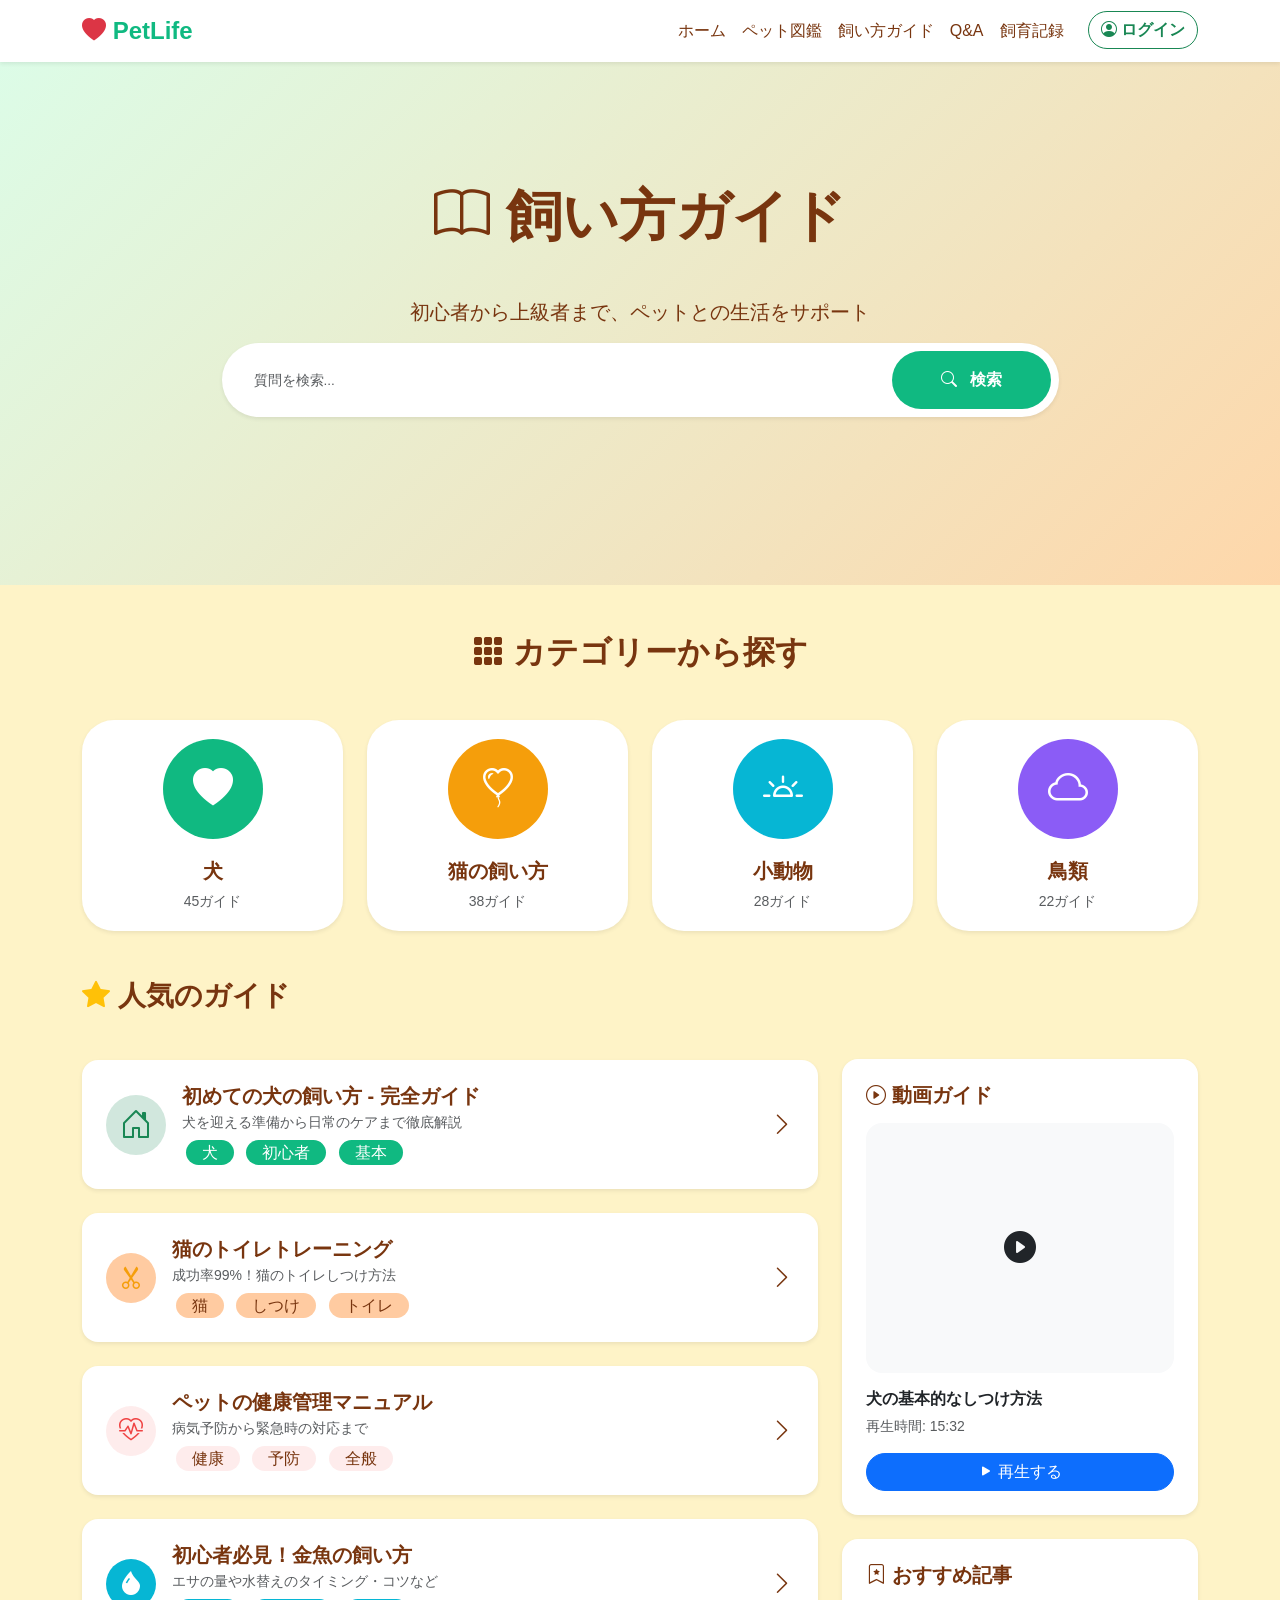
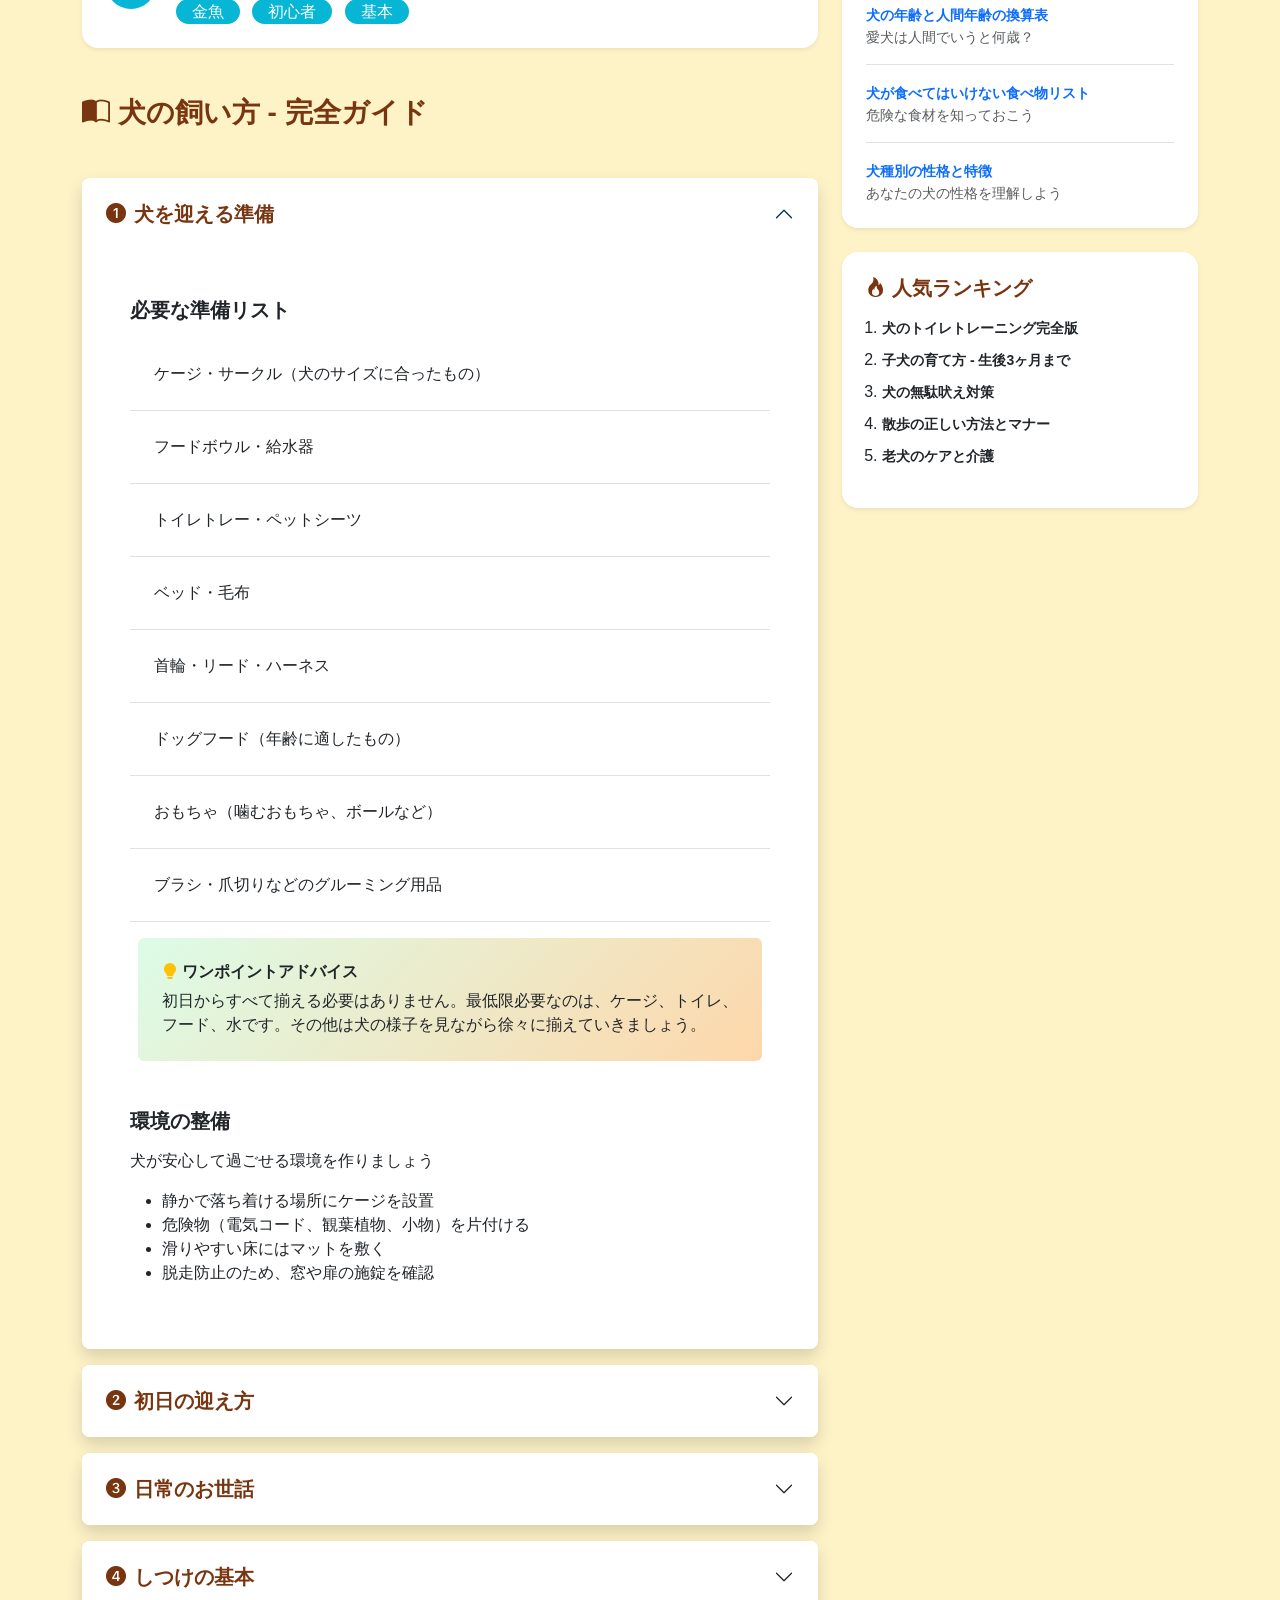
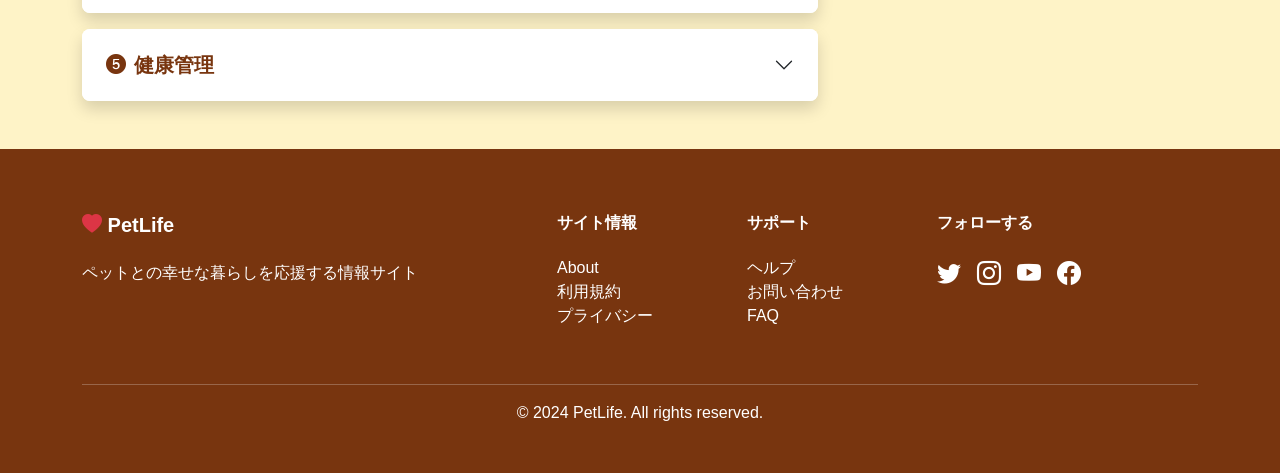
<file: pet-care-guide.html>
<!DOCTYPE html>
<html lang="ja">

<head>
    <meta charset="UTF-8">
    <meta name="viewport" content="width=device-width, initial-scale=1.0">
    <title>PetLife - 飼い方ガイド</title>

    <link rel="icon" href="img/nikukyu_kuro.png" type="image/png">

    <!-- Bootstrap CSS -->
    <link href="https://cdn.jsdelivr.net/npm/bootstrap@5.3.0/dist/css/bootstrap.min.css" rel="stylesheet"
        integrity="sha384-9ndCyUaIbzAi2FUVXJi0CjmCapSmO7SnpJef0486qhLnuZ2cdeRhO02iuK6FUUVM" crossorigin="anonymous">

    <!-- Bootstrap Icons -->
    <link rel="stylesheet" href="https://cdn.jsdelivr.net/npm/bootstrap-icons@1.11.0/font/bootstrap-icons.css">

    <!-- Custom css -->
    <link rel="stylesheet" href="style/style.css">
    <!-- guide css -->
    <link rel="stylesheet" href="style/guide.css">
</head>

<body>

    <!-- ナビゲーションバー -->
    <nav class="navbar navbar-expand-lg sticky-top bg-white shadow-sm">

        <div class="container">

            <!-- ブランドロゴ -->
            <a class="navbar-brand fw-bold fs-4" href="index.html">
                <i class="bi bi-heart-fill text-danger"></i> PetLife
            </a>

            <!-- ハンバーガーメニュー -->
            <button class="navbar-toggler" type="button" data-bs-toggle="collapse" data-bs-target="#navbarNav"
                aria-label="ナビゲーションメニューを開く">
                <span class="navbar-toggler-icon"></span>
            </button>

            <!-- ナビゲーションメニュー -->
            <div class="collapse navbar-collapse" id="navbarNav">
                <ul class="navbar-nav ms-auto">
                    <li class="nav-item">
                        <a class="nav-link active" href="index.html">ホーム</a>
                    </li>
                    <li class="nav-item">
                        <a class="nav-link fw-normal" href="pet-guide-list.html">ペット図鑑</a>
                    </li>
                    <li class="nav-item">
                        <a class="nav-link fw-normal" href="pet-care-guide.html">飼い方ガイド</a>
                    </li>
                    <li class="nav-item">
                        <a class="nav-link fw-normal" href="pet-guide-qa.html">Q&A</a>
                    </li>
                    <li class="nav-item">
                        <a class="nav-link fw-normal" href="pet-guide-record.html">飼育記録</a>
                    </li>
                    <!-- ログインボタン -->
                    <li class="nav-item">
                        <a href="pet-login.html" class="btn btn-outline-success ms-3 rounded-pill fw-bold">
                            <i class="bi bi-person-circle"></i> ログイン
                        </a>
                    </li>

                </ul>


            </div>
        </div>
    </nav>

    <!-- ページヘッダー -->
    <div class="page-header mb-5">
        <div class="container">
            <div class="text-center">
                <h1 class="display-4 fw-bold mb-5 brown-color">
                    <i class="bi bi-book"></i> 飼い方ガイド
                </h1>
                <p class="lead brown-color">
                    初心者から上級者まで、ペットとの生活をサポート
                </p>
            </div>

            <!-- 検索ボックス -->
            <div class="bg-white rounded-pill p-2 mb-5 w-75 mx-auto shadow-sm">
                <div class="d-flex align-items-center">
                    <input type="text" class="flex-grow-1 form-control border-0 shadow-none px-4"
                        placeholder="質問を検索...">
                    <button type="button"
                        class="btn text-white bg-success-soft rounded-pill px-2 px-md-5 py-2 py-md-3 fw-bold flex-shrink-0">
                        <i class="bi bi-search"></i>
                        <span class="d-none d-sm-inline ms-2">検索</span>
                    </button>
                </div>
            </div>
        </div>
    </div>

    <div class="container">

        <!-- カテゴリー選択 -->
        <section class="mb-5">

            <h2 class="text-center fw-bold mb-5 brown-color">
                <i class=" bi bi-grid-3x3-gap-fill"></i> カテゴリーから探す
            </h2>

            <div class="row g-4">

                <a href="#" class="col-6 col-md-3 d-block text-decoration-none">
                    <div class="pet-card text-center bg-white rounded-5 p-3 shadow-sm h-100 d-flex flex-column">
                        <div class="feature-icon bg-success-soft text-white">
                            <i class=" bi bi-heart-fill"></i>
                        </div>
                        <h5 class="fw-bold brown-color">犬</h5>
                        <p class="text-muted small mb-0">45ガイド</p>
                    </div>
                </a>

                <a href="#" class="col-6 col-md-3 d-block text-decoration-none">
                    <div class="pet-card text-center bg-white rounded-5 p-3 shadow-sm h-100 d-flex flex-column">
                        <div class="feature-icon bg-orange-soft text-white">
                            <i class="bi bi-balloon-heart"></i>
                        </div>
                        <h5 class="fw-bold mb-2 brown-color">猫の飼い方</h5>
                        <p class="text-muted small mb-0">38ガイド</p>
                    </div>
                </a>

                <a href="#" class="col-6 col-md-3 d-block text-decoration-none">
                    <div class="pet-card text-center bg-white rounded-5 p-3 shadow-sm h-100 d-flex flex-column">
                        <div class="feature-icon bg-teal-soft text-white">
                            <i class="bi bi-brightness-alt-high"></i>
                        </div>
                        <h5 class="fw-bold mb-2 brown-color">小動物</h5>
                        <p class="text-muted small mb-0">28ガイド</p>
                    </div>
                </a>

                <a href="#" class="col-6 col-md-3 d-block text-decoration-none">
                    <div class="pet-card text-center bg-white rounded-5 p-3 shadow-sm h-100 d-flex flex-column">
                        <div class="feature-icon bg-purple-soft text-white">
                            <i class="bi bi-cloud"></i>
                        </div>
                        <h5 class="fw-bold mb-2 brown-color">鳥類</h5>
                        <p class="text-muted small mb-0">22ガイド</p>
                    </div>
                </a>

            </div>

        </section>

        <!-- メインコンテンツ -->
        <div class="row">

            <div class="col-lg-8">

                <!-- 人気ガイド -->
                <section class="mb-5">

                    <h3 class="fw-bold mb-5 brown-color">
                        <i class="bi bi-star-fill text-warning"></i> 人気のガイド
                    </h3>

                    <a href="#dogGuideAccordion"
                        class="guide-card bg-white rounded-4 p-4 shadow-sm mb-4 d-block text-decoration-none">

                        <div class="d-flex flex-column flex-md-row align-items-center">

                            <div class="guide-icon bg-success-subtle text-success me-3 mb-3 mb-md-0"
                                style="flex-shrink: 0; width: 60px; height: 60px;">
                                <i class="bi bi-house-door fs-2"></i>
                            </div>

                            <div class="flex-grow-1">
                                <h5 class="fw-bold mb-1 brown-color">初めての犬の飼い方 - 完全ガイド</h5>
                                <p class="text-muted mb-2 small">犬を迎える準備から日常のケアまで徹底解説</p>
                                <div>
                                    <span class="m-1 bg-success-soft text-white rounded-4 px-3 py-1">犬</span>
                                    <span class="m-1 bg-success-soft text-white rounded-4 px-3 py-1">初心者</span>
                                    <span class="m-1 bg-success-soft text-white rounded-4 px-3 py-1">基本</span>
                                </div>
                            </div>

                            <i class="bi bi-chevron-right fs-4 brown-color d-none d-md-block"></i>

                        </div>

                    </a>

                    <a href="#" class="guide-card bg-white rounded-4 p-4 shadow-sm mb-4 d-block text-decoration-none">

                        <div class="d-flex flex-column flex-md-row align-items-center">

                            <div class="guide-icon bg-accent-soft orange-color me-3 mb-3 mb-md-0">
                                <i class="bi bi-scissors"></i>
                            </div>

                            <div class="flex-grow-1">
                                <h5 class="fw-bold mb-1 brown-color">猫のトイレトレーニング</h5>
                                <p class="text-muted mb-2 small">成功率99%！猫のトイレしつけ方法</p>
                                <div>
                                    <span class="m-1 bg-accent-soft brown-color rounded-4 px-3 py-1">猫</span>
                                    <span class="m-1 bg-accent-soft brown-color rounded-4 px-3 py-1">しつけ</span>
                                    <span class="m-1 bg-accent-soft brown-color rounded-4 px-3 py-1">トイレ</span>
                                </div>
                            </div>
                            <i class="bi bi-chevron-right fs-4 brown-color d-none d-md-block"></i>
                        </div>
                    </a>

                    <a href="#" class="guide-card bg-white rounded-4 p-4 shadow-sm mb-4 d-block text-decoration-none">

                        <div class="d-flex flex-column flex-md-row align-items-center">
                            <div class="guide-icon bg-red-soft red-color me-3 mb-3 mb-md-0">
                                <i class="bi bi-heart-pulse"></i>
                            </div>
                            <div class="flex-grow-1">
                                <h5 class="fw-bold mb-1 brown-color">ペットの健康管理マニュアル</h5>
                                <p class="text-muted mb-2 small">病気予防から緊急時の対応まで</p>
                                <div>
                                    <span class="m-1 bg-red-soft brown-color rounded-4 px-3 py-1">健康</span>
                                    <span class="m-1 bg-red-soft brown-color rounded-4 px-3 py-1">予防</span>
                                    <span class="m-1 bg-red-soft brown-color rounded-4 px-3 py-1">全般</span>
                                </div>
                            </div>
                            <i class="bi bi-chevron-right fs-4 brown-color d-none d-md-block"></i>
                        </div>
                    </a>

                    <a href="#" class="guide-card bg-white rounded-4 p-4 shadow-sm mb-4 d-block text-decoration-none">

                        <div class="d-flex flex-column flex-md-row align-items-center">

                            <div class="guide-icon bg-teal-soft text-white me-3 mb-3 mb-md-0">
                                <i class="bi bi-droplet-fill"></i>
                            </div>
                            <div class="flex-grow-1">
                                <h5 class="fw-bold mb-1 brown-color">初心者必見！金魚の飼い方</h5>
                                <p class="text-muted mb-2 small">エサの量や水替えのタイミング・コツなど</p>
                                <div>
                                    <span class="m-1 bg-teal-soft text-white rounded-4 px-3 py-1">金魚</span>
                                    <span class="m-1 bg-teal-soft text-white rounded-4 px-3 py-1">初心者</span>
                                    <span class="m-1 bg-teal-soft text-white rounded-4 px-3 py-1">基本</span>
                                </div>
                            </div>
                            <i class="bi bi-chevron-right fs-4 brown-color d-none d-md-block"></i>
                        </div>
                    </a>

                </section>

                <!-- 詳細ガイド: 犬の飼い方 -->
                <section class="mb-5">

                    <h3 class="fw-bold mb-5 brown-color">
                        <i class="bi bi-book-half"></i> 犬の飼い方 - 完全ガイド
                    </h3>

                    <div class="accordion" id="dogGuideAccordion">

                        <div class="accordion-item bg-white border-0 rounded-3 mb-3 overflow-hidden shadow">

                            <h2 class="accordion-header">
                                <button class="accordion-button bg-white brown-color fw-bold fs-5 p-4 rounded-3"
                                    type="button" data-bs-toggle="collapse" data-bs-target="#step1">
                                    <i class="bi bi-1-circle-fill me-2"></i>
                                    犬を迎える準備
                                </button>
                            </h2>

                            <div id="step1" class="accordion-collapse collapse show"
                                data-bs-parent="#dogGuideAccordion">

                                <div class="accordion-body p-5">

                                    <h5 class="fw-bold mb-3">必要な準備リスト</h5>
                                    <ul class="checklist list-unstyled p-0">
                                        <li class="py-3 p-lg-4 border-bottom">ケージ・サークル（犬のサイズに合ったもの）</li>
                                        <li class="py-3 p-lg-4 border-bottom">フードボウル・給水器</li>
                                        <li class="py-3 p-lg-4 border-bottom">トイレトレー・ペットシーツ</li>
                                        <li class="py-3 p-lg-4 border-bottom">ベッド・毛布</li>
                                        <li class="py-3 p-lg-4 border-bottom">首輪・リード・ハーネス</li>
                                        <li class="py-3 p-lg-4 border-bottom">ドッグフード（年齢に適したもの）</li>
                                        <li class="py-3 p-lg-4 border-bottom">おもちゃ（噛むおもちゃ、ボールなど）</li>
                                        <li class="py-3 p-lg-4 border-bottom">ブラシ・爪切りなどのグルーミング用品</li>
                                    </ul>

                                    <div class="bg-gradient-soft rounded-2 p-4 m-2">
                                        <h6 class="fw-bold mb-2">
                                            <i class="bi bi-lightbulb-fill text-warning"></i> ワンポイントアドバイス
                                        </h6>
                                        <p class="mb-0">
                                            初日からすべて揃える必要はありません。最低限必要なのは、ケージ、トイレ、フード、水です。その他は犬の様子を見ながら徐々に揃えていきましょう。</p>
                                    </div>

                                    <h5 class="fw-bold mb-3 mt-5">環境の整備</h5>
                                    <p>犬が安心して過ごせる環境を作りましょう</p>
                                    <ul>
                                        <li>静かで落ち着ける場所にケージを設置</li>
                                        <li>危険物（電気コード、観葉植物、小物）を片付ける</li>
                                        <li>滑りやすい床にはマットを敷く</li>
                                        <li>脱走防止のため、窓や扉の施錠を確認</li>
                                    </ul>

                                </div>

                            </div>

                        </div>

                        <div class="accordion-item bg-white border-0 rounded-3 mb-3 shadow">

                            <h2 class="accordion-header">
                                <button
                                    class="accordion-button bg-white brown-color fw-bold fs-5 p-4 rounded-3 collapsed"
                                    type="button" data-bs-toggle="collapse" data-bs-target="#step2">
                                    <i class="bi bi-2-circle-fill me-2"></i>
                                    初日の迎え方
                                </button>
                            </h2>

                            <div id="step2" class="accordion-collapse collapse" data-bs-parent="#dogGuideAccordion">

                                <div class="accordion-body p-4 p-md-5">

                                    <h5 class="fw-bold mb-3">初日のスケジュール</h5>

                                    <div class="d-flex align-items-start mb-3 p-4 rounded-3 shadow-sm">
                                        <div class="px-3 py-1 rounded-5 bg-brown-color text-white fw-bold fs-4 m-3">
                                            1
                                        </div>
                                        <div>
                                            <h6 class="fw-bold mb-2">到着後すぐ</h6>
                                            <p class="mb-0">まずトイレに連れて行きます。長時間の移動で排泄したくなっているはずです。成功したら優しく褒めてあげましょう。</p>
                                        </div>
                                    </div>

                                    <div class="d-flex align-items-start mb-3 p-4 rounded-3 shadow-sm">
                                        <div class="px-3 py-1 rounded-5 bg-brown-color text-white fw-bold fs-4 m-3">
                                            2
                                        </div>
                                        <div>
                                            <h6 class="fw-bold mb-2">家の中を探索</h6>
                                            <p class="mb-0">犬のペースで家の中を見せてあげます。無理に触ったり、大きな音を立てないように注意しましょう。</p>
                                        </div>
                                    </div>

                                    <div class="d-flex align-items-start mb-3 p-4 rounded-3 shadow-sm">
                                        <div class="px-3 py-1 rounded-5 bg-brown-color text-white fw-bold fs-4 m-3">
                                            3
                                        </div>
                                        <div>
                                            <h6 class="fw-bold mb-2">水とフードを用意</h6>
                                            <p class="mb-0">新鮮な水を常に飲めるようにします。フードは前の飼い主と同じものから始め、徐々に変更していきます。</p>
                                        </div>
                                    </div>

                                    <div class="d-flex align-items-start mb-3 p-4 rounded-3 shadow-sm">
                                        <div class="px-3 py-1 rounded-5 bg-brown-color text-white fw-bold fs-4 m-3">
                                            4
                                        </div>
                                        <div>
                                            <h6 class="fw-bold mb-2">十分な休息</h6>
                                            <p class="mb-0">環境の変化でストレスを感じています。ケージでゆっくり休ませてあげましょう。</p>
                                        </div>
                                    </div>

                                    <div class="bg-warning-subtle rounded-3 p-4">
                                        <h6 class="fw-bold mb-2">
                                            <i class="bi bi-exclamation-triangle-fill text-warning"></i> 注意事項
                                        </h6>
                                        <ul class="mb-0">
                                            <li>初日は来客を控える</li>
                                            <li>子供がいる場合は、静かに接するよう指導</li>
                                            <li>長時間構いすぎない（犬も疲れています）</li>
                                            <li>逃げ出さないよう、ドアの開閉に注意</li>
                                        </ul>
                                    </div>

                                </div>

                            </div>

                        </div>

                        <div class="accordion-item bg-white border-0 rounded-3 mb-3 shadow">

                            <h2 class="accordion-header">
                                <button
                                    class="accordion-button bg-white brown-color fw-bold fs-5 p-4 rounded-3 collapsed"
                                    type="button" data-bs-toggle="collapse" data-bs-target="#step3">
                                    <i class="bi bi-3-circle-fill me-2"></i>
                                    日常のお世話
                                </button>
                            </h2>

                            <div id="step3" class="accordion-collapse collapse" data-bs-parent="#dogGuideAccordion">

                                <div class="accordion-body p-4 p-md-5">

                                    <h5 class="fw-bold mb-3">毎日のルーティン</h5>

                                    <div class="row">
                                        <div class="col-md-6 mb-3">
                                            <div class="card border-0 bg-light p-3">
                                                <h6 class="fw-bold mb-2">
                                                    <i class="bi bi-sunrise text-warning"></i> 朝（6:00-9:00）
                                                </h6>
                                                <ul class="small mb-0">
                                                    <li>散歩（20-30分）</li>
                                                    <li>朝食</li>
                                                    <li>水の交換</li>
                                                    <li>トイレ掃除</li>
                                                </ul>
                                            </div>
                                        </div>

                                        <div class="col-md-6 mb-3">
                                            <div class="card border-0 bg-light p-3">
                                                <h6 class="fw-bold mb-2">
                                                    <i class="bi bi-sun text-warning"></i> 昼（12:00-15:00）
                                                </h6>
                                                <ul class="small mb-0">
                                                    <li>短い散歩（可能なら）</li>
                                                    <li>遊び時間</li>
                                                    <li>水のチェック</li>
                                                    <li>トイレ掃除</li>
                                                </ul>
                                            </div>
                                        </div>

                                        <div class="col-md-6 mb-3">
                                            <div class="card border-0 bg-light p-3">
                                                <h6 class="fw-bold mb-2">
                                                    <i class="bi bi-sunset text-warning"></i> 夕方（17:00-19:00）
                                                </h6>
                                                <ul class="small mb-0">
                                                    <li>散歩（30-40分）</li>
                                                    <li>夕食</li>
                                                    <li>ブラッシング</li>
                                                    <li>遊び・しつけ</li>
                                                </ul>
                                            </div>
                                        </div>

                                        <div class="col-md-6 mb-3">
                                            <div class="card border-0 bg-light p-3">
                                                <h6 class="fw-bold mb-2">
                                                    <i class="bi bi-moon-stars text-primary"></i> 夜（21:00-23:00）
                                                </h6>
                                                <ul class="small mb-0">
                                                    <li>最後のトイレ</li>
                                                    <li>水のチェック</li>
                                                    <li>ケージで就寝</li>
                                                </ul>
                                            </div>
                                        </div>

                                    </div>

                                </div>

                            </div>

                        </div>

                        <div class="accordion-item bg-white border-0 rounded-3 mb-3 shadow">

                            <h2 class="accordion-header">
                                <button
                                    class="accordion-button bg-white brown-color fw-bold fs-5 p-4 rounded-3 collapsed"
                                    type="button" data-bs-toggle="collapse" data-bs-target="#step4">
                                    <i class="bi bi-4-circle-fill me-2"></i>
                                    しつけの基本
                                </button>
                            </h2>

                            <div id="step4" class="accordion-collapse collapse" data-bs-parent="#dogGuideAccordion">

                                <div class="accordion-body p-4 p-md-5">

                                    <h5 class="fw-bold mb-3">基本コマンド</h5>

                                    <div class="mb-4">
                                        <h6 class="fw-bold">1. おすわり</h6>
                                        <p>最も基本的なコマンド。おやつを使って練習しましょう。</p>
                                        <ol>
                                            <li>おやつを犬の鼻先に持っていく</li>
                                            <li>おやつを頭の上に移動させる</li>
                                            <li>自然とお尻が下がるので「おすわり」と言う</li>
                                            <li>座ったらすぐに褒めておやつを与える</li>
                                        </ol>
                                    </div>

                                    <div class="mb-4">
                                        <h6 class="fw-bold">2. まて</h6>
                                        <p>安全のために重要なコマンドです。</p>
                                        <ol>
                                            <li>「おすわり」の姿勢から始める</li>
                                            <li>手のひらを犬に向けて「まて」と言う</li>
                                            <li>1-2秒待てたらすぐ褒める</li>
                                            <li>徐々に待つ時間を延ばす</li>
                                        </ol>
                                    </div>

                                    <div class="tip-box">
                                        <h6 class="fw-bold mb-2">
                                            <i class="bi bi-lightbulb-fill text-warning"></i> しつけのコツ
                                        </h6>
                                        <ul class="mb-0">
                                            <li>短時間（5-10分）を1日に複数回</li>
                                            <li>成功したらすぐに褒める（タイミングが重要）</li>
                                            <li>失敗しても叱らない</li>
                                            <li>家族全員で統一したコマンドを使う</li>
                                            <li>犬の集中力が高い食前がおすすめ</li>
                                        </ul>
                                    </div>

                                </div>

                            </div>

                        </div>

                        <div class="accordion-item bg-white border-0 rounded-3 mb-3 shadow">

                            <h2 class="accordion-header">
                                <button
                                    class="accordion-button bg-white brown-color fw-bold fs-5 p-4 rounded-3 collapsed"
                                    type="button" data-bs-toggle="collapse" data-bs-target="#step5">
                                    <i class="bi bi-5-circle-fill me-2"></i>
                                    健康管理
                                </button>
                            </h2>

                            <div id="step5" class="accordion-collapse collapse" data-bs-parent="#dogGuideAccordion">

                                <div class="accordion-body p-4 p-md-5">

                                    <h5 class="fw-bold mb-3">定期的な健康チェック</h5>

                                    <div class="table-responsive">
                                        <table class="table">
                                            <thead class="table-light">
                                                <tr>
                                                    <th>項目</th>
                                                    <th>頻度</th>
                                                    <th>チェックポイント</th>
                                                </tr>
                                            </thead>
                                            <tbody>
                                                <tr>
                                                    <td><strong>ワクチン接種</strong></td>
                                                    <td>年1回</td>
                                                    <td>混合ワクチン、狂犬病ワクチン</td>
                                                </tr>
                                                <tr>
                                                    <td><strong>健康診断</strong></td>
                                                    <td>年1-2回</td>
                                                    <td>血液検査、尿検査、レントゲン</td>
                                                </tr>
                                                <tr>
                                                    <td><strong>フィラリア予防</strong></td>
                                                    <td>月1回（4-11月）</td>
                                                    <td>予防薬の投与</td>
                                                </tr>
                                                <tr>
                                                    <td><strong>ノミ・ダニ予防</strong></td>
                                                    <td>月1回</td>
                                                    <td>予防薬の投与</td>
                                                </tr>
                                            </tbody>
                                        </table>
                                    </div>

                                    <div class="warning-box mt-4">
                                        <h6 class="fw-bold mb-2">
                                            <i class="bi bi-exclamation-triangle-fill text-warning"></i>
                                            病院に連れて行くべきサイン
                                        </h6>
                                        <ul class="mb-0">
                                            <li>食欲がない（24時間以上）</li>
                                            <li>嘔吐・下痢が続く</li>
                                            <li>ぐったりして元気がない</li>
                                            <li>呼吸が荒い、咳をする</li>
                                            <li>歩き方がおかしい</li>
                                            <li>体を痛がる素振りを見せる</li>
                                        </ul>
                                    </div>

                                </div>

                            </div>

                        </div>

                </section>

            </div>

            <!-- サイドバー -->
            <div class="col-lg-4 mb-5">

                <div class="sticky-sidebar">

                    <!-- 動画ガイド -->
                    <div class="guide-card mb-4 bg-white rounded-4 p-4 shadow-sm mb-4 d-block text-decoration-none">

                        <h5 class="fw-bold mb-3 brown-color">
                            <i class="bi bi-play-circle"></i> 動画ガイド
                        </h5>

                        <div
                            class="video-thumbnail d-flex align-items-center justify-content-center bg-light rounded-4 mb-3 fs-2 ">
                            <i class="bi bi-play-circle-fill"></i>
                        </div>

                        <h6 class="fw-bold mb-2">犬の基本的なしつけ方法</h6>

                        <p class="text-muted small mb-3">再生時間: 15:32</p>

                        <button class="btn btn-primary w-100 rounded-pill">
                            <i class="bi bi-play-fill"></i> 再生する
                        </button>

                    </div>

                    <!-- おすすめ記事 -->
                    <div class="guide-card mb-4 bg-white rounded-4 p-4 shadow-sm mb-4 d-block text-decoration-none">

                        <h5 class="fw-bold mb-3 brown-color">
                            <i class="bi bi-bookmark-star"></i> おすすめ記事
                        </h5>

                        <div class="mb-3 pb-3 border-bottom">
                            <a href="#" class="fw-bold mb-1 small text-decoration-none">犬の年齢と人間年齢の換算表</a>
                            <p class="text-muted small mb-0">愛犬は人間でいうと何歳？</p>
                        </div>

                        <div class="mb-3 pb-3 border-bottom">
                            <a href="#" class="fw-bold mb-1 small text-decoration-none">犬が食べてはいけない食べ物リスト</a>
                            <p class="text-muted small mb-0">危険な食材を知っておこう</p>
                        </div>

                        <div class="mb-0">
                            <a href="#" class="fw-bold mb-1 small text-decoration-none">犬種別の性格と特徴</a>
                            <p class="text-muted small mb-0">あなたの犬の性格を理解しよう</p>
                        </div>

                    </div>

                    <!-- よく読まれているガイド -->
                    <div class="guide-card mb-4 bg-white rounded-4 p-4 shadow-sm mb-4 d-block text-decoration-none">

                        <h5 class="fw-bold mb-3 brown-color">
                            <i class="bi bi-fire"></i> 人気ランキング
                        </h5>

                        <ol class="ps-3">

                            <li class="mb-2">
                                <a href="#" class="text-decoration-none text-dark">
                                    <small class="fw-bold">犬のトイレトレーニング完全版</small>
                                </a>
                            </li>
                            <li class="mb-2">
                                <a href="#" class="text-decoration-none text-dark">
                                    <small class="fw-bold">子犬の育て方 - 生後3ヶ月まで</small>
                                </a>
                            </li>
                            <li class="mb-2">
                                <a href="#" class="text-decoration-none text-dark">
                                    <small class="fw-bold">犬の無駄吠え対策</small>
                                </a>
                            </li>
                            <li class="mb-2">
                                <a href="#" class="text-decoration-none text-dark">
                                    <small class="fw-bold">散歩の正しい方法とマナー</small>
                                </a>
                            </li>
                            <li class="mb-0">
                                <a href="#" class="text-decoration-none text-dark">
                                    <small class="fw-bold">老犬のケアと介護</small>
                                </a>
                            </li>

                        </ol>

                    </div>

                </div>

            </div>

        </div>

    </div>

    <!-- フッター -->
    <footer class="text-white p-2 p-md-5">
        <div class="container">
            <div class="row mt-3">
                <div class="col-md-5 mb-4">
                    <h5 class="fw-bold mb-4">
                        <i class="bi bi-heart-fill text-danger"></i> PetLife
                    </h5>
                    <p>ペットとの幸せな暮らしを応援する情報サイト</p>
                </div>
                <div class="col-md-2 mb-4">
                    <h6 class="fw-bold mb-4">サイト情報</h6>
                    <ul class="list-unstyled">
                        <li><a href="#" class="text-white text-decoration-none">About</a></li>
                        <li><a href="#" class="text-white text-decoration-none">利用規約</a></li>
                        <li><a href="#" class="text-white text-decoration-none">プライバシー</a></li>
                    </ul>
                </div>
                <div class="col-md-2 mb-4">
                    <h6 class="fw-bold mb-4">サポート</h6>
                    <ul class="list-unstyled">
                        <li><a href="#" class="text-white text-decoration-none">ヘルプ</a></li>
                        <li><a href="#" class="text-white text-decoration-none">お問い合わせ</a></li>
                        <li><a href="#" class="text-white text-decoration-none">FAQ</a></li>
                    </ul>
                </div>
                <div class="col-md-2 mb-4">
                    <h6 class="fw-bold mb-4">フォローする</h6>
                    <div class="d-flex gap-3">
                        <a href="#" class="text-white fs-4"><i class="bi bi-twitter"></i></a>
                        <a href="#" class="text-white fs-4"><i class="bi bi-instagram"></i></a>
                        <a href="#" class="text-white fs-4"><i class="bi bi-youtube"></i></a>
                        <a href="#" class="text-white fs-4"><i class="bi bi-facebook"></i></a>
                    </div>
                </div>
            </div>
            <hr class="border-light">
            <p class="text-center mb-0">&copy; 2024 PetLife. All rights reserved.</p>
        </div>
    </footer>

    <script src="https://cdn.jsdelivr.net/npm/bootstrap@5.3.0/dist/js/bootstrap.bundle.min.js"></script>

</body>

</html>
</file>
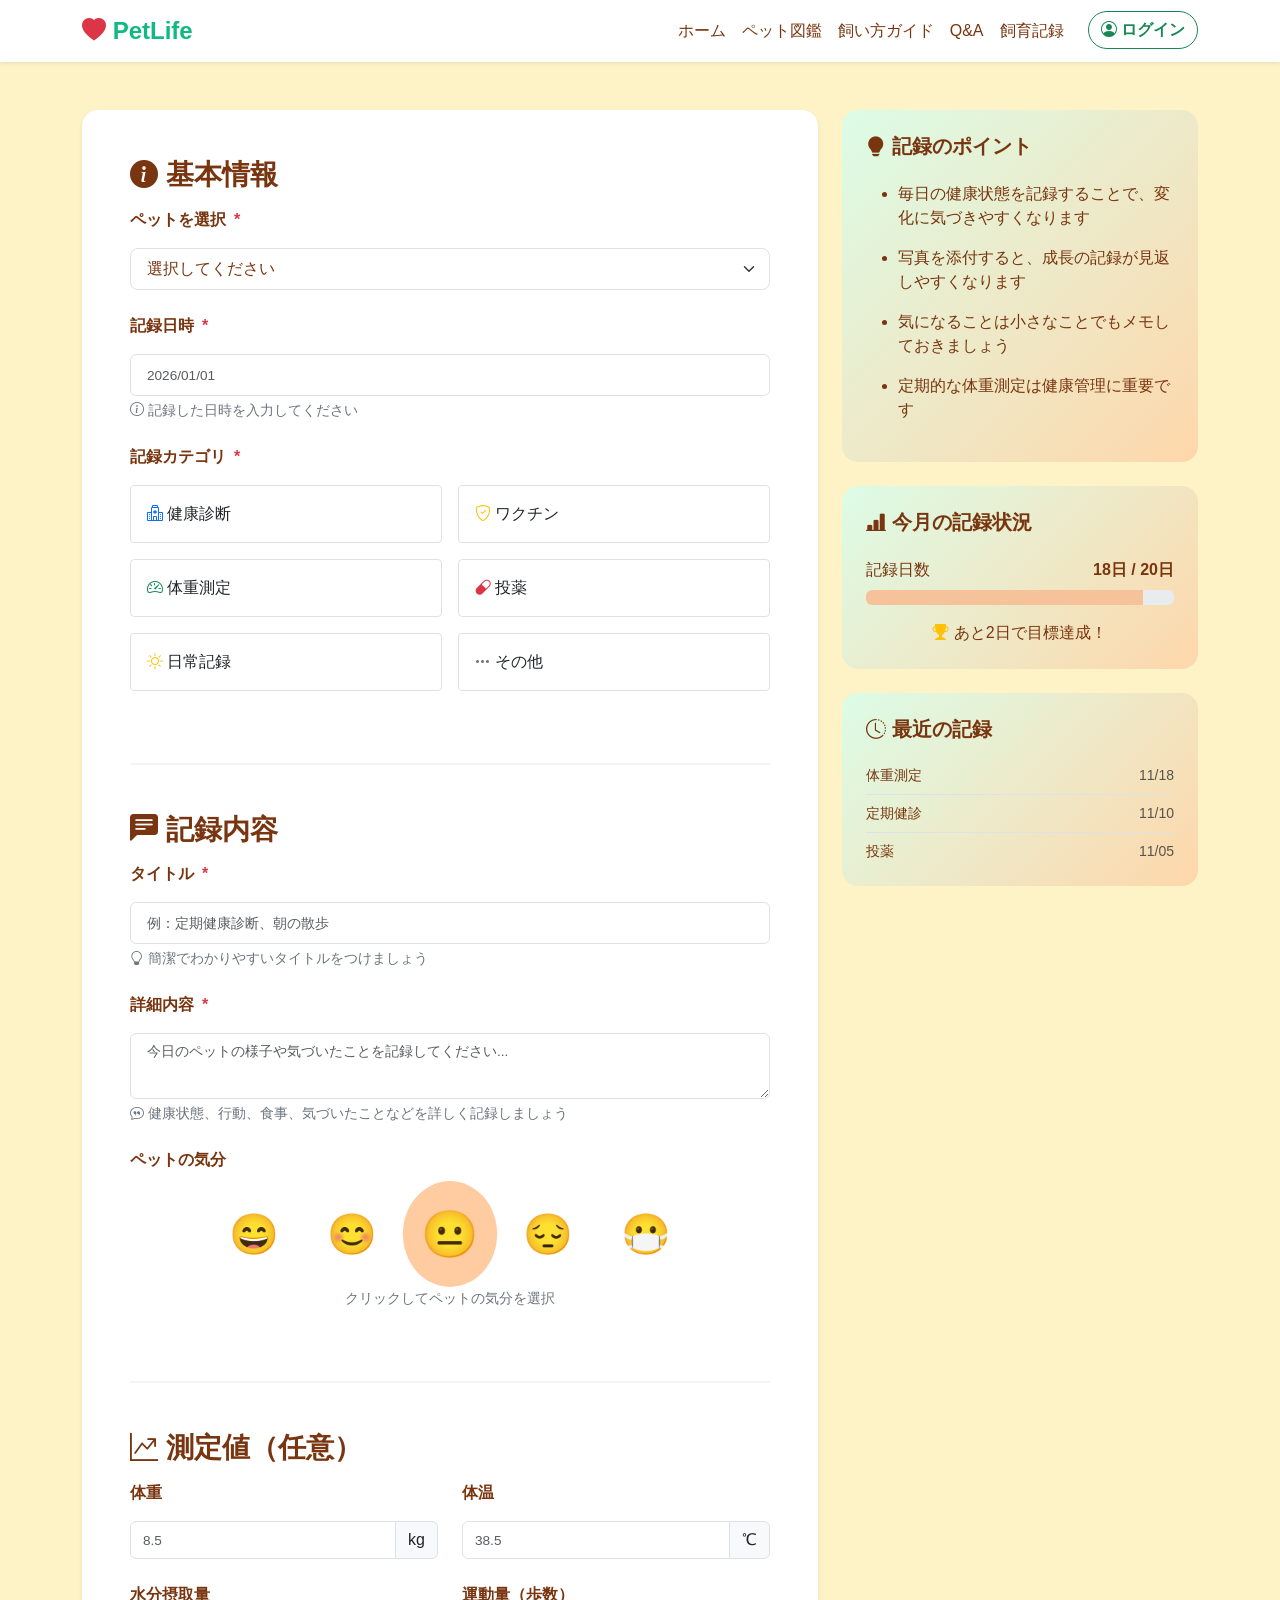
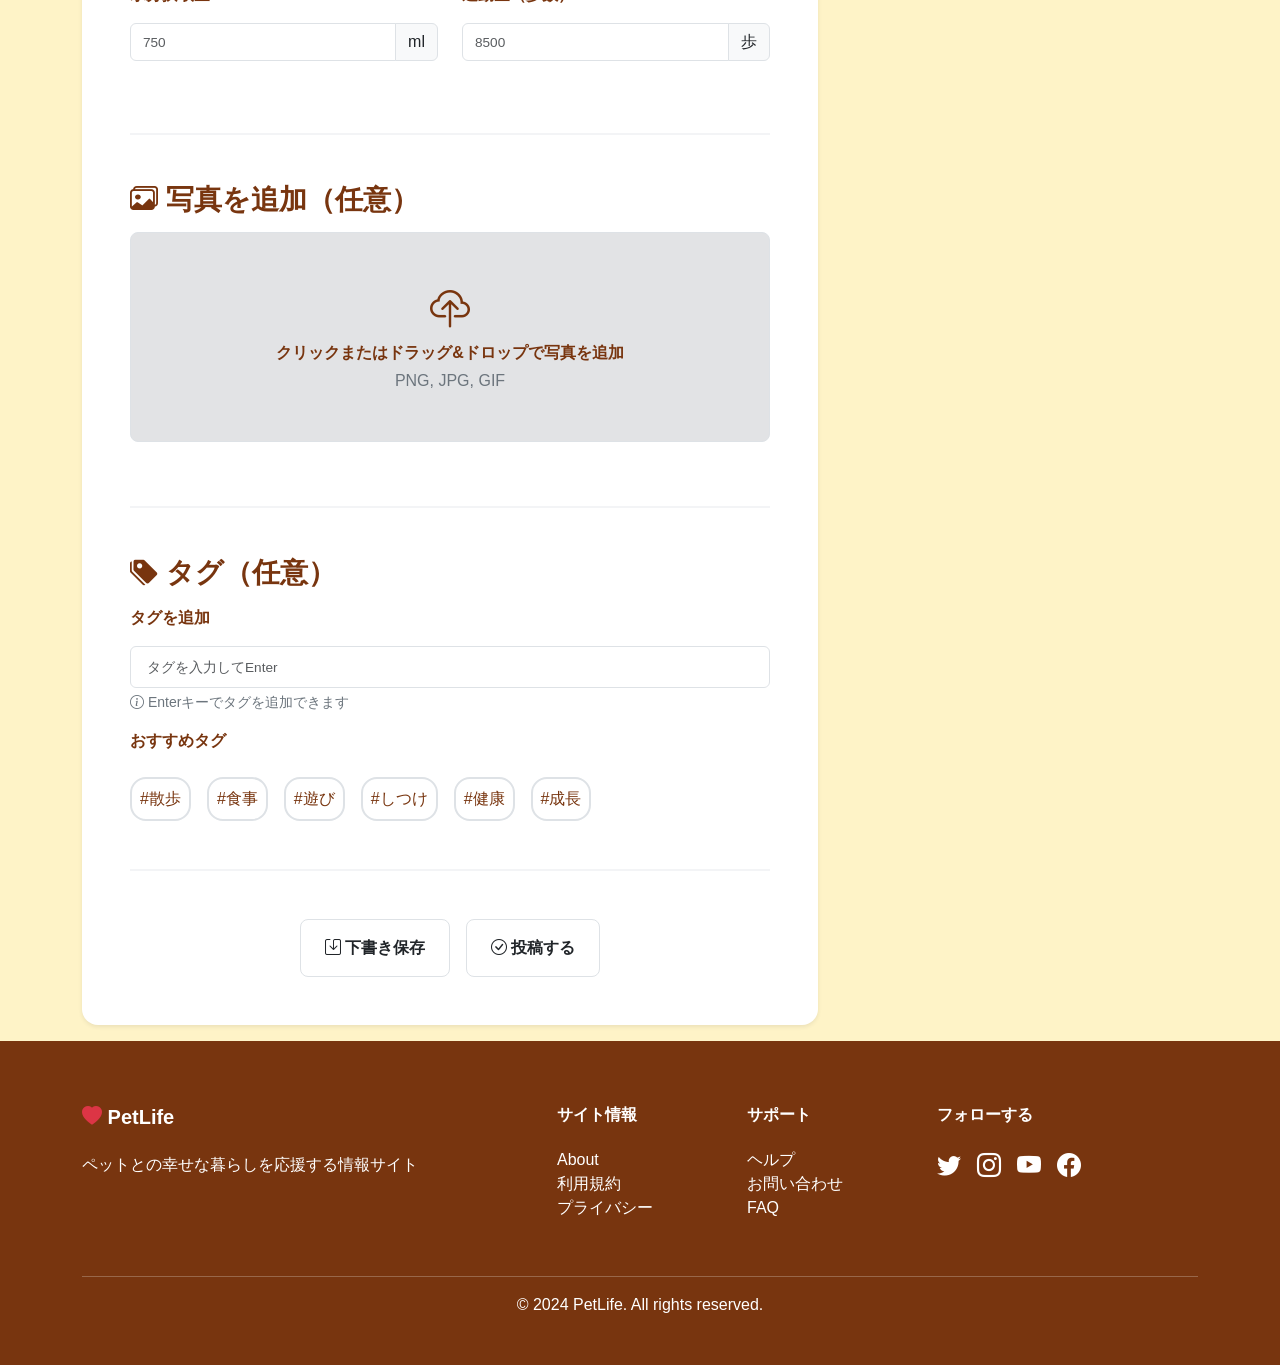
<file: pet-guide-form.html>
<!DOCTYPE html>
<html lang="ja">

<head>
    <meta charset="UTF-8">
    <meta name="viewport" content="width=device-width, initial-scale=1.0">
    <title>PetLife - 飼育記録を投稿</title>

    <link rel="icon" href="img/nikukyu_kuro.png" type="image/png">

    <link href="https://cdn.jsdelivr.net/npm/bootstrap@5.3.0/dist/css/bootstrap.min.css" rel="stylesheet"
        integrity="sha384-9ndCyUaIbzAi2FUVXJi0CjmCapSmO7SnpJef0486qhLnuZ2cdeRhO02iuK6FUUVM" crossorigin="anonymous">

    <!-- Bootstrap Icons -->
    <link rel="stylesheet" href="https://cdn.jsdelivr.net/npm/bootstrap-icons@1.11.0/font/bootstrap-icons.css">

    <!-- Custom Styles -->
    <link rel="stylesheet" href="style/style.css">

    <!-- guide-form Styles  -->
    <link rel="stylesheet" href="style/guide-form.css">

</head>

<body>

    <!-- ナビゲーションバー -->
    <nav class="navbar navbar-expand-lg sticky-top bg-white shadow-sm">

        <div class="container">

            <!-- ブランドロゴ -->
            <a class="navbar-brand fw-bold fs-4" href="index.html">
                <i class="bi bi-heart-fill text-danger"></i> PetLife
            </a>

            <!-- ハンバーガーメニュー -->
            <button class="navbar-toggler" type="button" data-bs-toggle="collapse" data-bs-target="#navbarNav"
                aria-label="ナビゲーションメニューを開く">
                <span class="navbar-toggler-icon"></span>
            </button>

            <!-- ナビゲーションメニュー -->
            <div class="collapse navbar-collapse" id="navbarNav">
                <ul class="navbar-nav ms-auto">
                    <li class="nav-item">
                        <a class="nav-link active" href="index.html">ホーム</a>
                    </li>
                    <li class="nav-item">
                        <a class="nav-link fw-normal" href="pet-guide-list.html">ペット図鑑</a>
                    </li>
                    <li class="nav-item">
                        <a class="nav-link fw-normal" href="pet-care-guide.html">飼い方ガイド</a>
                    </li>
                    <li class="nav-item">
                        <a class="nav-link fw-normal" href="pet-guide-qa.html">Q&A</a>
                    </li>
                    <li class="nav-item">
                        <a class="nav-link fw-normal" href="pet-guide-record.html">飼育記録</a>
                    </li>
                    <!-- ログインボタン -->
                    <li class="nav-item">
                        <a href="pet-login.html" class="btn btn-outline-success ms-3 rounded-pill fw-bold">
                            <i class="bi bi-person-circle"></i> ログイン
                        </a>
                    </li>

                </ul>


            </div>
        </div>
    </nav>

    <div class="container">

        <div class="row mt-5">

            <!-- フォーム -->
            <div class="col-lg-8">

                <div class="form-container bg-white rounded-4 p-5 shadow-sm mb-3">
                    <form id="recordForm">

                        <!-- 基本情報 -->
                        <div class="form-section mb-5 pb-5">

                            <h3 class="brown-color fw-bold mb-3">
                                <i class="bi bi-info-circle-fill"></i>
                                基本情報
                            </h3>

                            <div class="mb-4">
                                <label class="fw-bold brown-color mb-3">ペットを選択<span
                                        class="text-danger mx-2">*</span></label>
                                <select class="form-select rounded-3 px-3 py-2 brown-color" required>
                                    <option disabled selected>選択してください</option>
                                    <option>モカ（柴犬・♀）</option>
                                    <option>マル（アメリカンショートヘア・♂）</option>
                                    <option>ハナ（ミニチュアダックス・♀）</option>
                                </select>
                            </div>

                            <div class="mb-4">
                                <label class="fw-bold brown-color mb-3">記録日時<span
                                        class="text-danger mx-2">*</span></label>
                                <div class="d-flex g-3 align-items-center">
                                    <input class="form-control px-3 py-2" placeholder="2026/01/01">
                                </div>
                                <div class="text-secondary small mt-1">
                                    <i class="bi bi-info-circle"></i> 記録した日時を入力してください
                                </div>
                            </div>

                            <div class="mb-4">
                                <label class="fw-bold brown-color mb-3">
                                    記録カテゴリ<span class="text-danger mx-2">*</span>
                                </label>

                                <div class="row g-3">
                                    <div class="col-12 col-md-6">
                                        <input type="radio" name="category" id="cat-checkup" value="checkup" required
                                            hidden>
                                        <label for="cat-checkup"
                                            class="category-label rounded-1 border-1 border p-3 w-100">
                                            <i class="bi bi-hospital text-primary"></i>
                                            <span>健康診断</span>
                                        </label>
                                    </div>

                                    <div class="col-12 col-md-6">
                                        <input type="radio" name="category" id="cat-vaccine" value="vaccine" hidden>
                                        <label for="cat-vaccine"
                                            class="category-label rounded-1 border-1 border p-3 w-100">
                                            <i class="bi bi-shield-check text-warning"></i>
                                            <span>ワクチン</span>
                                        </label>
                                    </div>

                                    <div class="col-12 col-md-6">
                                        <input type="radio" name="category" id="cat-weight" value="weight" hidden>
                                        <label for="cat-weight"
                                            class="category-label rounded-1 border-1 border p-3 w-100">
                                            <i class="bi bi-speedometer2 text-success"></i>
                                            <span>体重測定</span>
                                        </label>
                                    </div>

                                    <div class="col-12 col-md-6">
                                        <input type="radio" name="category" id="cat-medication" value="medication"
                                            hidden>
                                        <label for="cat-medication"
                                            class="category-label rounded-1 border-1 border p-3 w-100">
                                            <i class="bi bi-capsule text-danger"></i>
                                            <span>投薬</span>
                                        </label>
                                    </div>

                                    <div class="col-12 col-md-6">
                                        <input type="radio" name="category" id="cat-daily" value="daily" hidden>
                                        <label for="cat-daily"
                                            class="category-label rounded-1 border-1 border p-3 w-100">
                                            <i class="bi bi-sun text-warning"></i>
                                            <span>日常記録</span>
                                        </label>
                                    </div>

                                    <div class="col-12 col-md-6">
                                        <input type="radio" name="category" id="cat-other" value="other" hidden>
                                        <label for="cat-other"
                                            class="category-label rounded-1 border-1 border p-3 w-100">
                                            <i class="bi bi-three-dots text-secondary"></i>
                                            <span>その他</span>
                                        </label>
                                    </div>
                                </div>

                            </div>
                        </div>

                        <!-- 記録内容 -->
                        <div class="form-section mb-5 pb-5">

                            <h3 class="brown-color fw-bold mb-3">
                                <i class="bi bi-chat-left-text-fill"></i>
                                記録内容
                            </h3>

                            <div class="mb-4">
                                <label class="fw-bold brown-color mb-3">タイトル<span
                                        class="text-danger mx-2">*</span></label>
                                <input type="text" class="form-control px-3 py-2" placeholder="例：定期健康診断、朝の散歩" required>
                                <div class="text-secondary small mt-1">
                                    <i class="bi bi-lightbulb"></i> 簡潔でわかりやすいタイトルをつけましょう
                                </div>
                            </div>

                            <div class="mb-4">
                                <label class="fw-bold brown-color mb-3">詳細内容<span
                                        class="text-danger mx-2">*</span></label>
                                <textarea class="form-control px-3 py-2" placeholder="今日のペットの様子や気づいたことを記録してください..."
                                    required></textarea>
                                <div class="text-secondary small mt-1">
                                    <i class="bi bi-chat-quote"></i> 健康状態、行動、食事、気づいたことなどを詳しく記録しましょう
                                </div>
                            </div>

                            <div class="mb-4">
                                <label class="fw-bold brown-color mb-3">ペットの気分</label>
                                <div class="d-flex justify-content-center gap-3 flex-wrap">
                                    <span class="mood-option fs-1 p-3">😄</span>
                                    <span class="mood-option fs-1 p-3">😊</span>
                                    <span class="mood-option fs-1 p-3 active">😐</span>
                                    <span class="mood-option fs-1 p-3">😔</span>
                                    <span class="mood-option fs-1 p-3">😷</span>
                                </div>
                                <div class="text-secondary small mt-1 text-center mt-2">
                                    クリックしてペットの気分を選択
                                </div>
                            </div>

                        </div>

                        <!-- 測定値 -->
                        <div class="form-section mb-5 pb-5">

                            <h3 class="brown-color fw-bold mb-3">
                                <i class="bi bi-graph-up-arrow"></i>
                                測定値（任意）
                            </h3>

                            <div class="row">

                                <div class="col-md-6 mb-4">
                                    <label class="fw-bold brown-color mb-3">体重</label>
                                    <div class="input-group">
                                        <input type="number" class="form-control" placeholder="8.5" step="0.1">
                                        <span class="input-group-text">kg</span>
                                    </div>
                                </div>
                                <div class="col-md-6 mb-4">
                                    <label class="fw-bold brown-color mb-3">体温</label>
                                    <div class="input-group">
                                        <input type="number" class="form-control" placeholder="38.5" step="0.1">
                                        <span class="input-group-text">℃</span>
                                    </div>
                                </div>
                                <div class="col-md-6 mb-4">
                                    <label class="fw-bold brown-color mb-3">水分摂取量</label>
                                    <div class="input-group">
                                        <input type="number" class="form-control" placeholder="750">
                                        <span class="input-group-text">ml</span>
                                    </div>
                                </div>
                                <div class="col-md-6 mb-4">
                                    <label class="fw-bold brown-color mb-3">運動量（歩数）</label>
                                    <div class="input-group">
                                        <input type="number" class="form-control" placeholder="8500">
                                        <span class="input-group-text">歩</span>
                                    </div>
                                </div>

                            </div>

                        </div>

                        <!-- 写真アップロード -->
                        <div class="form-section mb-5 pb-5">

                            <h3 class="brown-color fw-bold mb-3">
                                <i class="bi bi-images"></i>
                                写真を追加（任意）
                            </h3>

                            <div class="file-upload-area border rounded-3 p-5 text-center bg-secondary-subtle"
                                id="uploadArea" role="button">
                                <i class="bi bi-cloud-upload fs-1 brown-color mb-3"></i>
                                <div class="brown-color fw-bold mb-1">クリックまたはドラッグ&ドロップで写真を追加</div>
                                <div class="text-secondary">PNG, JPG, GIF</div>

                                <input type="file" class="d-none" id="photoInput" multiple accept="image/*">
                            </div>

                            <!-- プレビュー -->
                            <div class="row g-3 mt-3" id="previewContainer"></div>
                        </div>

                        <!-- タグ -->
                        <div class="form-section mb-5 pb-5">
                            <h3 class="brown-color fw-bold mb-3">
                                <i class="bi bi-tags-fill"></i>
                                タグ（任意）
                            </h3>

                            <div class="mb-3">
                                <label class="fw-bold brown-color mb-3">タグを追加</label>

                                <div class="d-flex g-3 align-items-center">
                                    <input class="form-control px-3 py-2" placeholder="タグを入力してEnter">
                                </div>

                                <div class="text-secondary small mt-1">
                                    <i class="bi bi-info-circle"></i> Enterキーでタグを追加できます
                                </div>
                            </div>

                            <div>
                                <label class="fw-bold brown-color mb-3">おすすめタグ</label>
                                <div class="d-flex gap-3 flex-wrap mt-2">
                                    <span class="suggested-tag border border-2 brown-color p-2 rounded-4">#散歩</span>
                                    <span class="suggested-tag border border-2 brown-color p-2 rounded-4">#食事</span>
                                    <span class="suggested-tag border border-2 brown-color p-2 rounded-4">#遊び</span>
                                    <span class="suggested-tag border border-2 brown-color p-2 rounded-4">#しつけ</span>
                                    <span class="suggested-tag border border-2 brown-color p-2 rounded-4">#健康</span>
                                    <span class="suggested-tag border border-2 brown-color p-2 rounded-4">#成長</span>
                                </div>
                            </div>
                        </div>

                        <!-- ボタン -->
                        <div class="text-center mt-4">

                            <div class="d-flex gap-3 justify-content-center flex-wrap">

                                <a href="#" onclick="showToast('draftToast'); return false;"
                                    class="btn btn-draft border px-4 py-3 rounded-3 fw-bold d-flex align-items-center justify-content-center gap-1">
                                    <i class="bi bi-save"></i> 下書き保存
                                </a>

                                <a href="/pet-guide-record.html" class=" btn btn-draft border px-4 py-3 rounded-3 fw-bold d-flex align-items-center
                                    justify-content-center gap-1">
                                    <i class="bi bi-check-circle"></i> 投稿する
                                </a>

                            </div>

                        </div>

                    </form>
                </div>
            </div>

            <!-- サイドバー -->
            <div class="col-lg-4">

                <div class="info-card bg-gradient-soft rounded-4 p-4 mb-4">

                    <h5 class="fw-bold brown-color mb-4">
                        <i class="bi bi-lightbulb-fill"></i> 記録のポイント
                    </h5>

                    <ul class="mb-0 brown-color">
                        <li class="mb-3">毎日の健康状態を記録することで、変化に気づきやすくなります</li>
                        <li class="mb-3">写真を添付すると、成長の記録が見返しやすくなります</li>
                        <li class="mb-3">気になることは小さなことでもメモしておきましょう</li>
                        <li class="mb-3">定期的な体重測定は健康管理に重要です</li>
                    </ul>

                </div>

                <div class="info-card bg-gradient-soft rounded-4 p-4 mb-4">

                    <h5 class="fw-bold brown-color mb-4">
                        <i class="bi bi-bar-chart-line-fill"></i> 今月の記録状況
                    </h5>

                    <div class="mb-3">

                        <div class="d-flex justify-content-between mb-2 brown-color">
                            <span>記録日数</span>
                            <strong>18日 / 20日</strong>
                        </div>
                        <div class="progress" style="height: 15px;">
                            <div class="progress-bar bg-accent-soft" style="width: 90%;">
                            </div>
                        </div>

                    </div>

                    <div class="text-center mt-3 brown-color">
                        <p class="mb-0 fw-medium">
                            <i class="bi bi-trophy-fill text-warning"></i>
                            あと2日で目標達成！
                        </p>
                    </div>

                </div>

                <div class="info-card bg-gradient-soft rounded-4 p-4 mb-2">

                    <h5 class=" fw-bold brown-color mb-4">
                        <i class="bi bi-clock-history"></i> 最近の記録
                    </h5>

                    <div class="small brown-color">

                        <div class="d-flex justify-content-between mb-2 pb-2 border-bottom">
                            <span>体重測定</span>
                            <span class="text-muted">11/18</span>
                        </div>
                        <div class="d-flex justify-content-between mb-2 pb-2 border-bottom">
                            <span>定期健診</span>
                            <span class="text-muted">11/10</span>
                        </div>
                        <div class="d-flex justify-content-between">
                            <span>投薬</span>
                            <span class="text-muted">11/05</span>
                        </div>

                    </div>

                </div>

            </div>

        </div>

    </div>

    <!-- Toast通知 -->
    <div class="toast-container position-fixed z-3">

        <div class="toast toast-custom rounded-3 shadow border-0" id="successToast" role="alert">

            <div class="toast-header bg-success-soft text-white rounded-3 rounded-bottom-0 border-0 p-3">
                <i class="bi bi-check-circle-fill me-2"></i>
                <strong class="me-auto">投稿完了</strong>
            </div>

            <div class="toast-body brown-color p-3">
                <i class="bi bi-party-popper"></i> 飼育記録が正常に投稿されました！
            </div>

        </div>

        <div class="toast toast-custom rounded-3 shadow border-0" id="draftToast" role="alert">

            <div class="toast-header bg-info text-white rounded-3 rounded-bottom-0 border-0 p-3">
                <i class="bi bi-save-fill me-2"></i>
                <strong class="me-auto">下書き保存</strong>
            </div>

            <div class="toast-body brown-color p-3">
                <i class="bi bi-bookmark-check"></i> 下書きとして保存されました。
            </div>

        </div>

    </div>

    <!-- フッター -->
    <footer class="text-white p-2 p-md-5">
        <div class="container">
            <div class="row mt-3">
                <div class="col-md-5 mb-4">
                    <h5 class="fw-bold mb-4">
                        <i class="bi bi-heart-fill text-danger"></i> PetLife
                    </h5>
                    <p>ペットとの幸せな暮らしを応援する情報サイト</p>
                </div>
                <div class="col-md-2 mb-4">
                    <h6 class="fw-bold mb-4">サイト情報</h6>
                    <ul class="list-unstyled">
                        <li><a href="#" class="text-white text-decoration-none">About</a></li>
                        <li><a href="#" class="text-white text-decoration-none">利用規約</a></li>
                        <li><a href="#" class="text-white text-decoration-none">プライバシー</a></li>
                    </ul>
                </div>
                <div class="col-md-2 mb-4">
                    <h6 class="fw-bold mb-4">サポート</h6>
                    <ul class="list-unstyled">
                        <li><a href="#" class="text-white text-decoration-none">ヘルプ</a></li>
                        <li><a href="#" class="text-white text-decoration-none">お問い合わせ</a></li>
                        <li><a href="#" class="text-white text-decoration-none">FAQ</a></li>
                    </ul>
                </div>
                <div class="col-md-2 mb-4">
                    <h6 class="fw-bold mb-4">フォローする</h6>
                    <div class="d-flex gap-3">
                        <a href="#" class="text-white fs-4"><i class="bi bi-twitter"></i></a>
                        <a href="#" class="text-white fs-4"><i class="bi bi-instagram"></i></a>
                        <a href="#" class="text-white fs-4"><i class="bi bi-youtube"></i></a>
                        <a href="#" class="text-white fs-4"><i class="bi bi-facebook"></i></a>
                    </div>
                </div>
            </div>
            <hr class="border-light">
            <p class="text-center mb-0">&copy; 2024 PetLife. All rights reserved.</p>
        </div>
    </footer>

    <script src="https://cdn.jsdelivr.net/npm/bootstrap@5.3.0/dist/js/bootstrap.bundle.min.js"></script>

    <script>
        document.addEventListener('DOMContentLoaded', () => {

            /* ========= 気分選択 ========= */
            document.querySelectorAll('.mood-option').forEach(option => {
                option.addEventListener('click', () => {
                    document.querySelectorAll('.mood-option')
                        .forEach(o => o.classList.remove('active'));
                    option.classList.add('active');
                });
            });

            /* ========= 写真アップロード ========= */
            const uploadArea = document.getElementById('uploadArea');
            const photoInput = document.getElementById('photoInput');
            const previewContainer = document.getElementById('previewContainer');

            uploadArea.addEventListener('click', () => {
                photoInput.click();
            });

            photoInput.addEventListener('change', () => {
                previewContainer.innerHTML = '';

                Array.from(photoInput.files).forEach(file => {
                    if (!file.type.startsWith('image/')) return;

                    const col = document.createElement('div');
                    col.className = 'col-4 col-md-3';

                    const img = document.createElement('img');
                    img.src = URL.createObjectURL(file);
                    img.className = 'img-fluid rounded';
                    img.onload = () => URL.revokeObjectURL(img.src);

                    col.appendChild(img);
                    previewContainer.appendChild(col);
                });
            });

        });

        /* ========= Toast ========= */
        function showToast(id) {
            const toastEl = document.getElementById(id);
            const toast = new bootstrap.Toast(toastEl, {
                delay: 3000,
                autohide: true
            });
            toast.show();
        }
    </script>

</body>

</html>
</file>
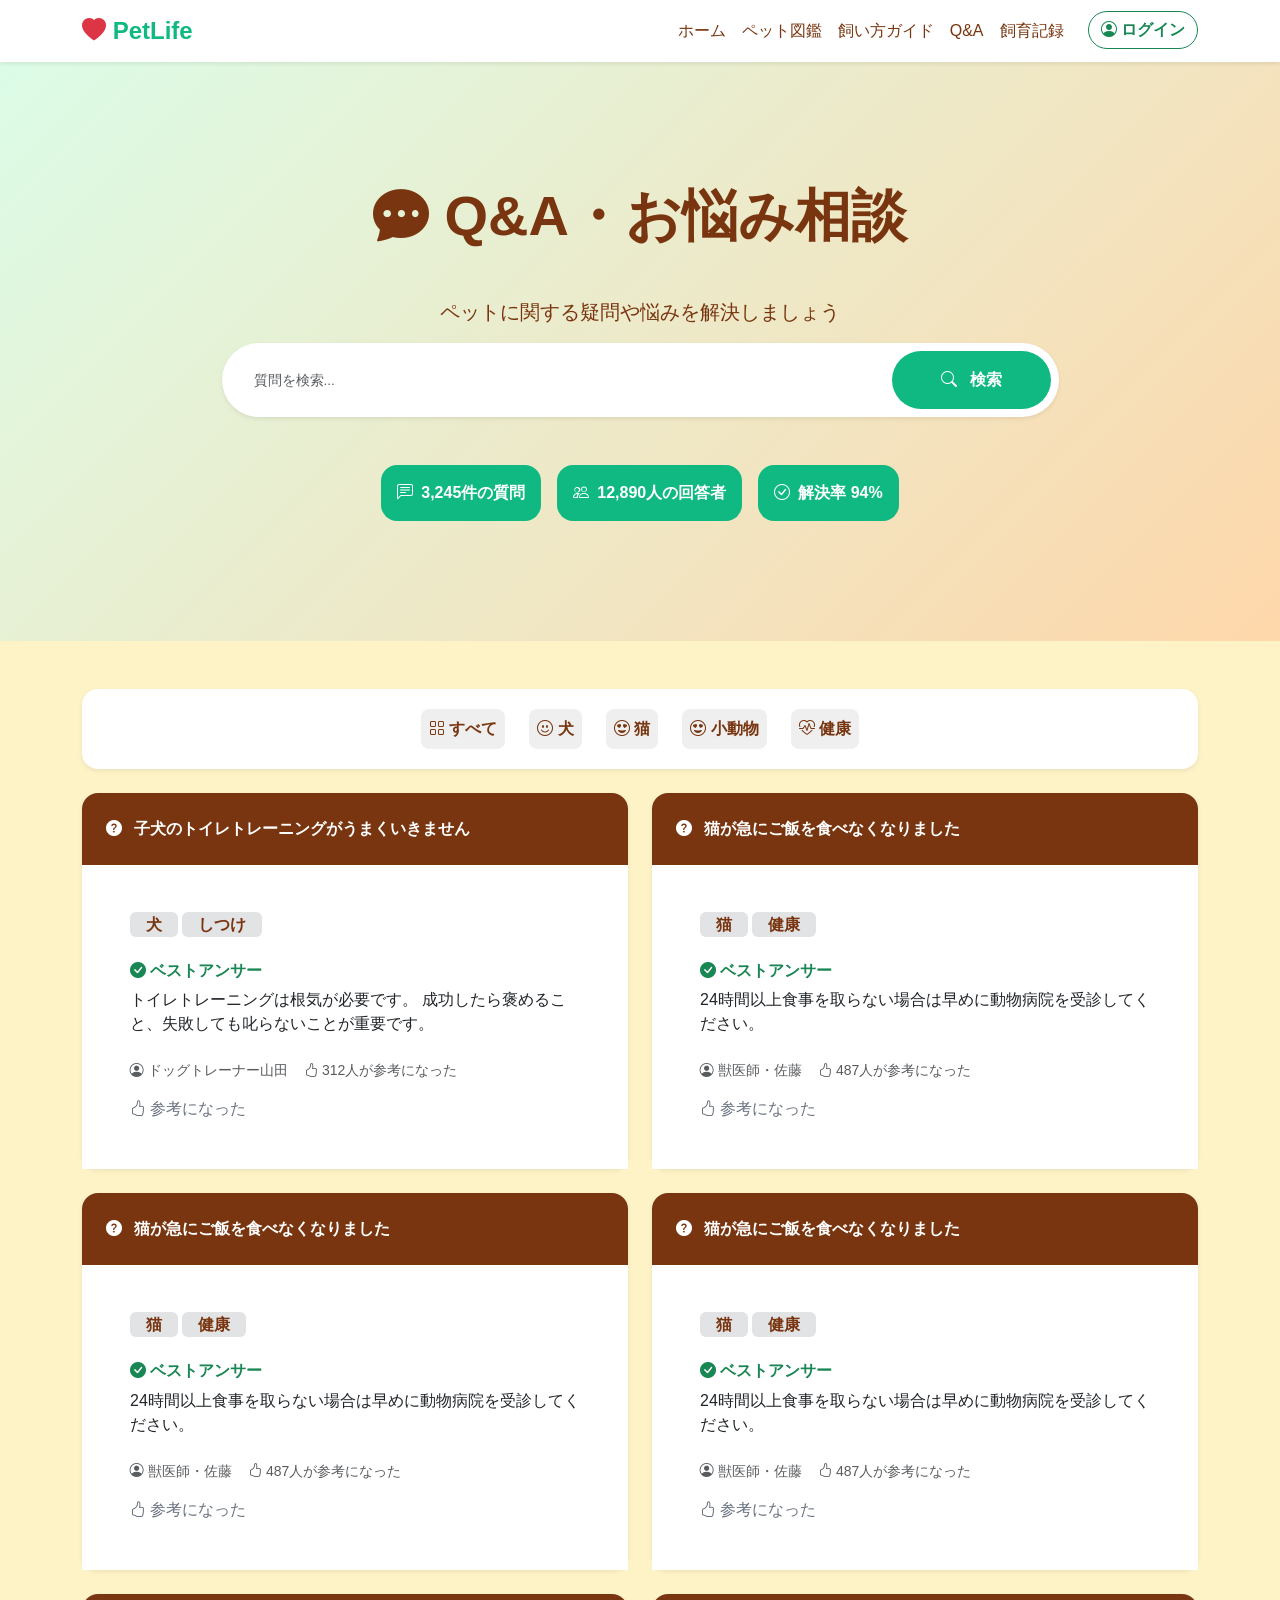
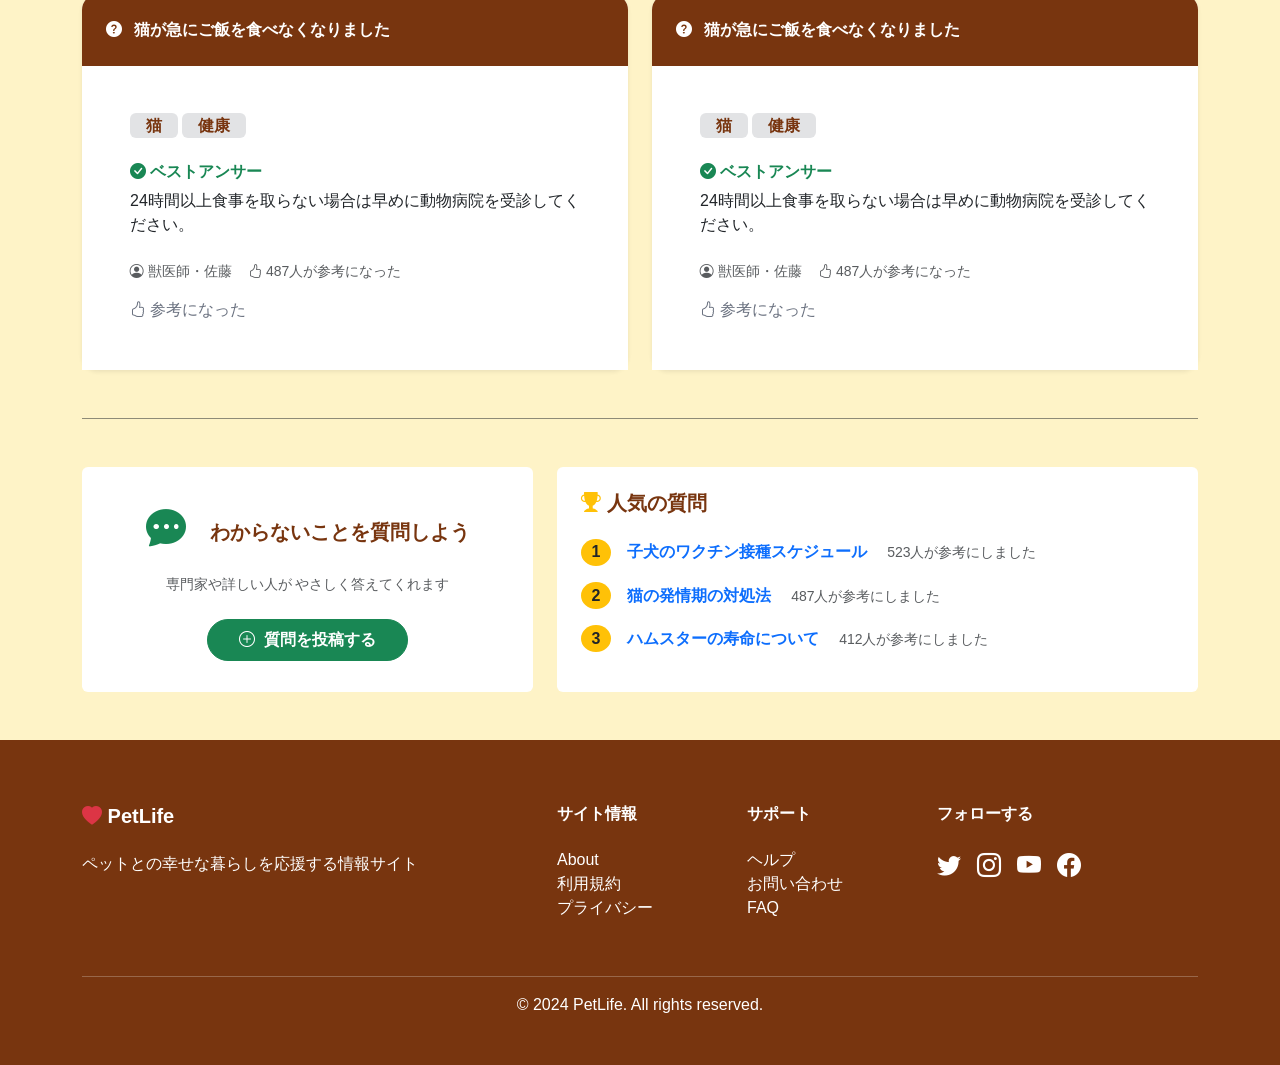
<file: pet-guide-qa.html>
<!DOCTYPE html>
<html lang="ja">

<head>
    <meta charset="UTF-8">
    <meta name="viewport" content="width=device-width, initial-scale=1.0">
    <title>PetLife - Q&A・お悩み相談</title>

    <link rel="icon" href="img/nikukyu_kuro.png" type="image/png">

    <!-- Bootstrap CSS -->
    <link href="https://cdn.jsdelivr.net/npm/bootstrap@5.3.0/dist/css/bootstrap.min.css" rel="stylesheet"
        integrity="sha384-9ndCyUaIbzAi2FUVXJi0CjmCapSmO7SnpJef0486qhLnuZ2cdeRhO02iuK6FUUVM" crossorigin="anonymous">

    <!-- Bootstrap Icons -->
    <link rel="stylesheet" href="https://cdn.jsdelivr.net/npm/bootstrap-icons@1.11.0/font/bootstrap-icons.css">

    <!-- Custom Styles -->
    <link rel="stylesheet" href="style/style.css">

    <!-- qa css -->
    <link rel="stylesheet" href="style/qa.css">

</head>

<body>

    <!-- ナビゲーションバー -->
    <nav class="navbar navbar-expand-lg sticky-top bg-white shadow-sm">

        <div class="container">

            <!-- ブランドロゴ -->
            <a class="navbar-brand fw-bold fs-4" href="index.html">
                <i class="bi bi-heart-fill text-danger"></i> PetLife
            </a>

            <!-- ハンバーガーメニュー -->
            <button class="navbar-toggler" type="button" data-bs-toggle="collapse" data-bs-target="#navbarNav"
                aria-label="ナビゲーションメニューを開く">
                <span class="navbar-toggler-icon"></span>
            </button>

            <!-- ナビゲーションメニュー -->
            <div class="collapse navbar-collapse" id="navbarNav">
                <ul class="navbar-nav ms-auto">
                    <li class="nav-item">
                        <a class="nav-link active" href="index.html">ホーム</a>
                    </li>
                    <li class="nav-item">
                        <a class="nav-link fw-normal" href="pet-guide-list.html">ペット図鑑</a>
                    </li>
                    <li class="nav-item">
                        <a class="nav-link fw-normal" href="pet-care-guide.html">飼い方ガイド</a>
                    </li>
                    <li class="nav-item">
                        <a class="nav-link fw-normal" href="pet-guide-qa.html">Q&A</a>
                    </li>
                    <li class="nav-item">
                        <a class="nav-link fw-normal" href="pet-guide-record.html">飼育記録</a>
                    </li>
                    <!-- ログインボタン -->
                    <li class="nav-item">
                        <a href="pet-login.html" class="btn btn-outline-success ms-3 rounded-pill fw-bold">
                            <i class="bi bi-person-circle"></i> ログイン
                        </a>
                    </li>

                </ul>


            </div>
        </div>
    </nav>

    <!-- ページヘッダー -->
    <div class="page-header mb-5">

        <div class="container">

            <div class="text-center">
                <h1 class="display-4 fw-bold mb-5 brown-color">
                    <i class="bi bi-chat-dots-fill"></i> Q&A・お悩み相談
                </h1>
                <p class="lead brown-color">
                    ペットに関する疑問や悩みを解決しましょう
                </p>
            </div>

            <!-- 検索ボックス -->
            <div class="bg-white rounded-pill p-2 mb-5 w-75 mx-auto shadow-sm">

                <div class="d-flex align-items-center">
                    <input type="text" class="flex-grow-1 form-control border-0 shadow-none px-4"
                        placeholder="質問を検索...">
                    <button type="button"
                        class="btn text-white bg-success-soft rounded-pill px-2 px-md-5 py-2 py-md-3 fw-bold flex-shrink-0">
                        <i class="bi bi-search"></i>
                        <span class="d-none d-sm-inline ms-2">検索</span>
                    </button>
                </div>

            </div>

            <div class="text-center mt-4">

                <div class="d-flex justify-content-center gap-3 flex-wrap">
                    <span class="d-flex align-items-center gap-2 bg-success-soft text-white p-3 rounded-4 fw-bold">
                        <i class="bi bi-chat-left-text"></i>
                        3,245件の質問</span>
                    <span class="d-flex align-items-center gap-2 bg-success-soft text-white p-3 rounded-4 fw-bold">
                        <i class="bi bi-people"></i> 12,890人の回答者</span>
                    <span class="d-flex align-items-center gap-2 bg-success-soft text-white p-3 rounded-4 fw-bold">
                        <i class="bi bi-check-circle"></i> 解決率 94%</span>
                </div>

            </div>

        </div>

    </div>

    <div class="container">

        <!-- タブメニュー -->
        <div class="bg-white rounded-4 p-3 shadow-sm mb-4">

            <ul class="nav nav-pills justify-content-center gap-3 flex-wrap" id="categoryTabs" role="tablist">

                <li class="nav-item" role="presentation">
                    <button class="rounded-3 p-2 brown-color fw-bold m-1 border-0 active" data-bs-toggle="pill"
                        data-bs-target="#all" type="button" role="tab">
                        <i class=" bi bi-grid"></i> すべて
                    </button>
                </li>
                <li class="nav-item" role="presentation">
                    <button class="rounded-3 p-2 brown-color fw-bold m-1 border-0" data-bs-toggle="pill"
                        data-bs-target="#dog" type="button" role="tab">
                        <i class="bi bi-emoji-smile"></i> 犬
                    </button>
                </li>
                <li class="nav-item" role="presentation">
                    <button class="rounded-3 p-2 brown-color fw-bold m-1 border-0" data-bs-toggle="pill"
                        data-bs-target="#cat" type="button" role="tab">
                        <i class="bi bi-emoji-heart-eyes"></i> 猫
                    </button>
                </li>
                <li class="nav-item" role="presentation">
                    <button class="rounded-3 p-2 brown-color fw-bold m-1 border-0" data-bs-toggle="pill"
                        data-bs-target="#s-animal" type="button" role="tab">
                        <i class="bi bi-emoji-heart-eyes"></i> 小動物
                    </button>
                </li>
                <li class="nav-item" role="presentation">
                    <button class="rounded-3 p-2 brown-color fw-bold m-1 border-0 " data-bs-toggle="pill"
                        data-bs-target="#health" type="button" role="tab">
                        <i class="bi bi-heart-pulse"></i> 健康
                    </button>
                </li>

            </ul>

        </div>

        <!-- タブコンテンツ -->
        <div class="tab-content">

            <!-- 全て -->
            <div class="tab-pane fade show active" id="all">

                <div class="row g-4">

                    <div class="col-12 col-md-6">

                        <div class="bg-white rounded-4 shadow-sm">

                            <div class="bg-brown-color p-4 rounded-top-4 text-white fw-bold">
                                <i class="bi bi-question-circle-fill text-white me-2"></i>
                                子犬のトイレトレーニングがうまくいきません
                            </div>


                            <div class="p-3 p-md-5 bg-white">

                                <div class="mb-4">
                                    <span class="bg-secondary-subtle brown-color px-3 py-1 rounded-2 fw-bold">犬</span>
                                    <span class="bg-secondary-subtle brown-color px-3 py-1 rounded-2 fw-bold">しつけ</span>
                                </div>

                                <div>
                                    <h6 class="fw-bold text-success mb-2">
                                        <i class="bi bi-check-circle-fill"></i> ベストアンサー
                                    </h6>
                                    <p>
                                        トイレトレーニングは根気が必要です。
                                        成功したら褒めること、失敗しても叱らないことが重要です。
                                    </p>
                                </div>

                                <div class="d-flex flex-wrap gap-3 text-muted small mt-4">
                                    <div class="d-flex align-items-center gap-1">
                                        <i class="bi bi-person-circle"></i> ドッグトレーナー山田
                                    </div>
                                    <div class="d-flex align-items-center gap-1">
                                        <i class="bi bi-hand-thumbs-up"></i> 312人が参考になった
                                    </div>
                                </div>
                                <div class="mt-3">
                                    <button class="border-0 bg-white p-0 helpful-btn">
                                        <i class="bi bi-hand-thumbs-up"></i>
                                        <span>参考になった</span>
                                    </button>
                                </div>
                            </div>

                        </div>
                    </div>

                    <div class="col-12 col-md-6">
                        <div class="bg-white rounded-4 shadow-sm">

                            <div>
                                <div class="bg-brown-color p-4 rounded-top-4 text-white fw-bold">
                                    <i class="bi bi-question-circle-fill text-white me-2"></i>
                                    猫が急にご飯を食べなくなりました
                                </div>
                            </div>

                            <div class="p-3 p-md-5 bg-white">

                                <div class="mb-4">
                                    <span class="bg-secondary-subtle brown-color px-3 py-1 rounded-2 fw-bold">猫</span>
                                    <span class="bg-secondary-subtle brown-color px-3 py-1 rounded-2 fw-bold">健康</span>
                                </div>

                                <div>
                                    <h6 class="fw-bold text-success mb-2">
                                        <i class="bi bi-check-circle-fill"></i> ベストアンサー
                                    </h6>
                                    <p>24時間以上食事を取らない場合は早めに動物病院を受診してください。</p>
                                </div>

                                <div class="d-flex flex-wrap gap-3 text-muted small mt-4">
                                    <div class="d-flex align-items-center gap-1">
                                        <i class="bi bi-person-circle"></i><span>獣医師・佐藤</span>
                                    </div>
                                    <div class="d-flex align-items-center gap-1">
                                        <i class="bi bi-hand-thumbs-up"></i><span>487人が参考になった</span>
                                    </div>
                                </div>

                                <div class="mt-3">
                                    <button class="border-0 bg-white p-0 helpful-btn">
                                        <i class="bi bi-hand-thumbs-up"></i>
                                        <span>参考になった</span>
                                    </button>
                                </div>
                            </div>

                        </div>
                    </div>

                    <div class="col-12 col-md-6">
                        <div class="bg-white rounded-4 shadow-sm">

                            <div>
                                <div class="bg-brown-color p-4 rounded-top-4 text-white fw-bold">
                                    <i class="bi bi-question-circle-fill text-white me-2"></i>
                                    猫が急にご飯を食べなくなりました
                                </div>
                            </div>

                            <div class="p-3 p-md-5 bg-white">

                                <div class="mb-4">
                                    <span class="bg-secondary-subtle brown-color px-3 py-1 rounded-2 fw-bold">猫</span>
                                    <span class="bg-secondary-subtle brown-color px-3 py-1 rounded-2 fw-bold">健康</span>
                                </div>

                                <div>
                                    <h6 class="fw-bold text-success mb-2">
                                        <i class="bi bi-check-circle-fill"></i> ベストアンサー
                                    </h6>
                                    <p>24時間以上食事を取らない場合は早めに動物病院を受診してください。</p>
                                </div>

                                <div class="d-flex flex-wrap gap-3 text-muted small mt-4">
                                    <div class="d-flex align-items-center gap-1">
                                        <i class="bi bi-person-circle"></i><span>獣医師・佐藤</span>
                                    </div>
                                    <div class="d-flex align-items-center gap-1">
                                        <i class="bi bi-hand-thumbs-up"></i><span>487人が参考になった</span>
                                    </div>
                                </div>

                                <div class="mt-3">
                                    <button class="border-0 bg-white p-0 helpful-btn">
                                        <i class="bi bi-hand-thumbs-up"></i>
                                        <span>参考になった</span>
                                    </button>
                                </div>
                            </div>

                        </div>
                    </div>

                    <div class="col-12 col-md-6">
                        <div class="bg-white rounded-4 shadow-sm">

                            <div>
                                <div class="bg-brown-color p-4 rounded-top-4 text-white fw-bold">
                                    <i class="bi bi-question-circle-fill text-white me-2"></i>
                                    猫が急にご飯を食べなくなりました
                                </div>
                            </div>

                            <div class="p-3 p-md-5 bg-white">

                                <div class="mb-4">
                                    <span class="bg-secondary-subtle brown-color px-3 py-1 rounded-2 fw-bold">猫</span>
                                    <span class="bg-secondary-subtle brown-color px-3 py-1 rounded-2 fw-bold">健康</span>
                                </div>

                                <div>
                                    <h6 class="fw-bold text-success mb-2">
                                        <i class="bi bi-check-circle-fill"></i> ベストアンサー
                                    </h6>
                                    <p>24時間以上食事を取らない場合は早めに動物病院を受診してください。</p>
                                </div>

                                <div class="d-flex flex-wrap gap-3 text-muted small mt-4">
                                    <div class="d-flex align-items-center gap-1">
                                        <i class="bi bi-person-circle"></i><span>獣医師・佐藤</span>
                                    </div>
                                    <div class="d-flex align-items-center gap-1">
                                        <i class="bi bi-hand-thumbs-up"></i><span>487人が参考になった</span>
                                    </div>
                                </div>

                                <div class="mt-3">
                                    <button class="border-0 bg-white p-0 helpful-btn">
                                        <i class="bi bi-hand-thumbs-up"></i>
                                        <span>参考になった</span>
                                    </button>
                                </div>
                            </div>

                        </div>
                    </div>

                    <div class="col-12 col-md-6">
                        <div class="bg-white rounded-4 shadow-sm">

                            <div>
                                <div class="bg-brown-color p-4 rounded-top-4 text-white fw-bold">
                                    <i class="bi bi-question-circle-fill text-white me-2"></i>
                                    猫が急にご飯を食べなくなりました
                                </div>
                            </div>

                            <div class="p-3 p-md-5 bg-white">

                                <div class="mb-4">
                                    <span class="bg-secondary-subtle brown-color px-3 py-1 rounded-2 fw-bold">猫</span>
                                    <span class="bg-secondary-subtle brown-color px-3 py-1 rounded-2 fw-bold">健康</span>
                                </div>

                                <div>
                                    <h6 class="fw-bold text-success mb-2">
                                        <i class="bi bi-check-circle-fill"></i> ベストアンサー
                                    </h6>
                                    <p>24時間以上食事を取らない場合は早めに動物病院を受診してください。</p>
                                </div>

                                <div class="d-flex flex-wrap gap-3 text-muted small mt-4">
                                    <div class="d-flex align-items-center gap-1">
                                        <i class="bi bi-person-circle"></i><span>獣医師・佐藤</span>
                                    </div>
                                    <div class="d-flex align-items-center gap-1">
                                        <i class="bi bi-hand-thumbs-up"></i><span>487人が参考になった</span>
                                    </div>
                                </div>

                                <div class="mt-3">
                                    <button class="border-0 bg-white p-0 helpful-btn">
                                        <i class="bi bi-hand-thumbs-up"></i>
                                        <span>参考になった</span>
                                    </button>
                                </div>
                            </div>

                        </div>
                    </div>

                    <div class="col-12 col-md-6">
                        <div class="bg-white rounded-4 shadow-sm">

                            <div>
                                <div class="bg-brown-color p-4 rounded-top-4 text-white fw-bold">
                                    <i class="bi bi-question-circle-fill text-white me-2"></i>
                                    猫が急にご飯を食べなくなりました
                                </div>
                            </div>

                            <div class="p-3 p-md-5 bg-white">

                                <div class="mb-4">
                                    <span class="bg-secondary-subtle brown-color px-3 py-1 rounded-2 fw-bold">猫</span>
                                    <span class="bg-secondary-subtle brown-color px-3 py-1 rounded-2 fw-bold">健康</span>
                                </div>

                                <div>
                                    <h6 class="fw-bold text-success mb-2">
                                        <i class="bi bi-check-circle-fill"></i> ベストアンサー
                                    </h6>
                                    <p>24時間以上食事を取らない場合は早めに動物病院を受診してください。</p>
                                </div>

                                <div class="d-flex flex-wrap gap-3 text-muted small mt-4">
                                    <div class="d-flex align-items-center gap-1">
                                        <i class="bi bi-person-circle"></i><span>獣医師・佐藤</span>
                                    </div>
                                    <div class="d-flex align-items-center gap-1">
                                        <i class="bi bi-hand-thumbs-up"></i><span>487人が参考になった</span>
                                    </div>
                                </div>

                                <div class="mt-3">
                                    <button class="border-0 bg-white p-0 helpful-btn">
                                        <i class="bi bi-hand-thumbs-up"></i>
                                        <span>参考になった</span>
                                    </button>
                                </div>
                            </div>

                        </div>
                    </div>

                </div>
            </div>

            <!-- タブが犬の場合 -->
            <div class="tab-pane fade" id="dog">

                <div class="row g-4">

                    <div class="col-12 col-md-6">

                        <div class="bg-white rounded-4 shadow-sm">

                            <div class="bg-brown-color p-4 rounded-top-4 text-white fw-bold">
                                <i class="bi bi-question-circle-fill text-white me-2"></i>
                                子犬のトイレトレーニングがうまくいきません
                            </div>


                            <div class="p-3 p-md-5 bg-white">

                                <div class="mb-4">
                                    <span class="bg-secondary-subtle brown-color px-3 py-1 rounded-2 fw-bold">犬</span>
                                    <span class="bg-secondary-subtle brown-color px-3 py-1 rounded-2 fw-bold">しつけ</span>
                                </div>

                                <div>
                                    <h6 class="fw-bold text-success mb-2">
                                        <i class="bi bi-check-circle-fill"></i> ベストアンサー
                                    </h6>
                                    <p>
                                        トイレトレーニングは根気が必要です。
                                        成功したら褒めること、失敗しても叱らないことが重要です。
                                    </p>
                                </div>

                                <div class="d-flex flex-wrap gap-3 text-muted small mt-4">
                                    <div class="d-flex align-items-center gap-1">
                                        <i class="bi bi-person-circle"></i> ドッグトレーナー山田
                                    </div>
                                    <div class="d-flex align-items-center gap-1">
                                        <i class="bi bi-hand-thumbs-up"></i> 312人が参考になった
                                    </div>
                                </div>

                                <div class="mt-3">
                                    <button class="border-0 bg-white p-0 helpful-btn">
                                        <i class="bi bi-hand-thumbs-up"></i>
                                        <span>参考になった</span>
                                    </button>
                                </div>

                            </div>

                        </div>

                    </div>

                    <div class="col-12 col-md-6">

                        <div class="bg-white rounded-4 shadow-sm">

                            <div>
                                <div class="bg-brown-color p-4 rounded-top-4 text-white fw-bold">
                                    <i class="bi bi-question-circle-fill text-white me-2"></i>
                                    猫が急にご飯を食べなくなりました
                                </div>
                            </div>

                            <div class="p-3 p-md-5 bg-white">

                                <div class="mb-4">
                                    <span class="bg-secondary-subtle brown-color px-3 py-1 rounded-2 fw-bold">猫</span>
                                    <span class="bg-secondary-subtle brown-color px-3 py-1 rounded-2 fw-bold">健康</span>
                                </div>

                                <div>
                                    <h6 class="fw-bold text-success mb-2">
                                        <i class="bi bi-check-circle-fill"></i> ベストアンサー
                                    </h6>
                                    <p>24時間以上食事を取らない場合は早めに動物病院を受診してください。</p>
                                </div>

                                <div class="d-flex flex-wrap gap-3 text-muted small mt-4">
                                    <div class="d-flex align-items-center gap-1">
                                        <i class="bi bi-person-circle"></i><span>獣医師・佐藤</span>
                                    </div>
                                    <div class="d-flex align-items-center gap-1">
                                        <i class="bi bi-hand-thumbs-up"></i><span>487人が参考になった</span>
                                    </div>
                                </div>

                                <div class="mt-3">
                                    <button class="border-0 bg-white p-0 helpful-btn">
                                        <i class="bi bi-hand-thumbs-up"></i>
                                        <span>参考になった</span>
                                    </button>
                                </div>

                            </div>

                        </div>

                    </div>

                </div>

            </div>

            <!-- タブが猫の場合 -->
            <div class="tab-pane fade" id="cat">

                <div class="row g-4">

                    <div class="col-12 col-md-6">

                        <div class="bg-white rounded-4 shadow-sm">

                            <div class="bg-brown-color p-4 rounded-top-4 text-white fw-bold">
                                <i class="bi bi-question-circle-fill text-white me-2"></i>
                                子犬のトイレトレーニングがうまくいきません
                            </div>


                            <div class="p-3 p-md-5 bg-white">

                                <div class="mb-4">
                                    <span class="bg-secondary-subtle brown-color px-3 py-1 rounded-2 fw-bold">犬</span>
                                    <span class="bg-secondary-subtle brown-color px-3 py-1 rounded-2 fw-bold">しつけ</span>
                                </div>

                                <div>
                                    <h6 class="fw-bold text-success mb-2">
                                        <i class="bi bi-check-circle-fill"></i> ベストアンサー
                                    </h6>
                                    <p>
                                        トイレトレーニングは根気が必要です。
                                        成功したら褒めること、失敗しても叱らないことが重要です。
                                    </p>
                                </div>

                                <div class="d-flex flex-wrap gap-3 text-muted small mt-4">
                                    <div class="d-flex align-items-center gap-1">
                                        <i class="bi bi-person-circle"></i> ドッグトレーナー山田
                                    </div>
                                    <div class="d-flex align-items-center gap-1">
                                        <i class="bi bi-hand-thumbs-up"></i> 312人が参考になった
                                    </div>
                                </div>
                                <div class="mt-3">
                                    <button class="border-0 bg-white p-0 helpful-btn">
                                        <i class="bi bi-hand-thumbs-up"></i>
                                        <span>参考になった</span>
                                    </button>
                                </div>
                            </div>

                        </div>
                    </div>

                    <div class="col-12 col-md-6">

                        <div class="bg-white rounded-4 shadow-sm">

                            <div>
                                <div class="bg-brown-color p-4 rounded-top-4 text-white fw-bold">
                                    <i class="bi bi-question-circle-fill text-white me-2"></i>
                                    猫が急にご飯を食べなくなりました
                                </div>
                            </div>

                            <div class="p-3 p-md-5 bg-white">

                                <div class="mb-4">
                                    <span class="bg-secondary-subtle brown-color px-3 py-1 rounded-2 fw-bold">猫</span>
                                    <span class="bg-secondary-subtle brown-color px-3 py-1 rounded-2 fw-bold">健康</span>
                                </div>

                                <div>
                                    <h6 class="fw-bold text-success mb-2">
                                        <i class="bi bi-check-circle-fill"></i> ベストアンサー
                                    </h6>
                                    <p>24時間以上食事を取らない場合は早めに動物病院を受診してください。</p>
                                </div>

                                <div class="d-flex flex-wrap gap-3 text-muted small mt-4">
                                    <div class="d-flex align-items-center gap-1">
                                        <i class="bi bi-person-circle"></i><span>獣医師・佐藤</span>
                                    </div>
                                    <div class="d-flex align-items-center gap-1">
                                        <i class="bi bi-hand-thumbs-up"></i><span>487人が参考になった</span>
                                    </div>
                                </div>

                                <div class="mt-3">
                                    <button class="border-0 bg-white p-0 helpful-btn">
                                        <i class="bi bi-hand-thumbs-up"></i>
                                        <span>参考になった</span>
                                    </button>
                                </div>

                            </div>

                        </div>

                    </div>

                </div>

            </div>

            <!-- タブが小動物の場合 -->
            <div class="tab-pane fade" id="s-animal">

                <div class="row g-4">

                    <div class="col-12 col-md-6">

                        <div class="bg-white rounded-4 shadow-sm">

                            <div class="bg-brown-color p-4 rounded-top-4 text-white fw-bold">
                                <i class="bi bi-question-circle-fill text-white me-2"></i>
                                子犬のトイレトレーニングがうまくいきません
                            </div>


                            <div class="p-3 p-md-5 bg-white">

                                <div class="mb-4">
                                    <span class="bg-secondary-subtle brown-color px-3 py-1 rounded-2 fw-bold">犬</span>
                                    <span class="bg-secondary-subtle brown-color px-3 py-1 rounded-2 fw-bold">しつけ</span>
                                </div>

                                <div>
                                    <h6 class="fw-bold text-success mb-2">
                                        <i class="bi bi-check-circle-fill"></i> ベストアンサー
                                    </h6>
                                    <p>
                                        トイレトレーニングは根気が必要です。
                                        成功したら褒めること、失敗しても叱らないことが重要です。
                                    </p>
                                </div>

                                <div class="d-flex flex-wrap gap-3 text-muted small mt-4">
                                    <div class="d-flex align-items-center gap-1">
                                        <i class="bi bi-person-circle"></i> ドッグトレーナー山田
                                    </div>
                                    <div class="d-flex align-items-center gap-1">
                                        <i class="bi bi-hand-thumbs-up"></i> 312人が参考になった
                                    </div>
                                </div>

                                <div class="mt-3">
                                    <button class="border-0 bg-white p-0 helpful-btn">
                                        <i class="bi bi-hand-thumbs-up"></i>
                                        <span>参考になった</span>
                                    </button>
                                </div>

                            </div>

                        </div>

                    </div>

                    <div class="col-12 col-md-6">

                        <div class="bg-white rounded-4 shadow-sm">

                            <div>
                                <div class="bg-brown-color p-4 rounded-top-4 text-white fw-bold">
                                    <i class="bi bi-question-circle-fill text-white me-2"></i>
                                    猫が急にご飯を食べなくなりました
                                </div>
                            </div>

                            <div class="p-3 p-md-5 bg-white">

                                <div class="mb-4">
                                    <span class="bg-secondary-subtle brown-color px-3 py-1 rounded-2 fw-bold">猫</span>
                                    <span class="bg-secondary-subtle brown-color px-3 py-1 rounded-2 fw-bold">健康</span>
                                </div>

                                <div>
                                    <h6 class="fw-bold text-success mb-2">
                                        <i class="bi bi-check-circle-fill"></i> ベストアンサー
                                    </h6>
                                    <p>24時間以上食事を取らない場合は早めに動物病院を受診してください。</p>
                                </div>

                                <div class="d-flex flex-wrap gap-3 text-muted small mt-4">
                                    <div class="d-flex align-items-center gap-1">
                                        <i class="bi bi-person-circle"></i><span>獣医師・佐藤</span>
                                    </div>
                                    <div class="d-flex align-items-center gap-1">
                                        <i class="bi bi-hand-thumbs-up"></i><span>487人が参考になった</span>
                                    </div>
                                </div>

                                <div class="mt-3">
                                    <button class="border-0 bg-white p-0 helpful-btn">
                                        <i class="bi bi-hand-thumbs-up"></i>
                                        <span>参考になった</span>
                                    </button>
                                </div>

                            </div>

                        </div>

                    </div>

                </div>
            </div>

            <!-- タブが健康の場合 -->
            <div class="tab-pane fade" id="health">

                <div class="row g-4">

                    <div class="col-12 col-md-6">

                        <div class="bg-white rounded-4 shadow-sm">

                            <div class="bg-brown-color p-4 rounded-top-4 text-white fw-bold">
                                <i class="bi bi-question-circle-fill text-white me-2"></i>
                                子犬のトイレトレーニングがうまくいきません
                            </div>


                            <div class="p-3 p-md-5 bg-white">

                                <div class="mb-4">
                                    <span class="bg-secondary-subtle brown-color px-3 py-1 rounded-2 fw-bold">犬</span>
                                    <span class="bg-secondary-subtle brown-color px-3 py-1 rounded-2 fw-bold">しつけ</span>
                                </div>

                                <div>
                                    <h6 class="fw-bold text-success mb-2">
                                        <i class="bi bi-check-circle-fill"></i> ベストアンサー
                                    </h6>
                                    <p>
                                        トイレトレーニングは根気が必要です。
                                        成功したら褒めること、失敗しても叱らないことが重要です。
                                    </p>
                                </div>

                                <div class="d-flex flex-wrap gap-3 text-muted small mt-4">
                                    <div class="d-flex align-items-center gap-1">
                                        <i class="bi bi-person-circle"></i> ドッグトレーナー山田
                                    </div>
                                    <div class="d-flex align-items-center gap-1">
                                        <i class="bi bi-hand-thumbs-up"></i> 312人が参考になった
                                    </div>
                                </div>
                                <div class="mt-3">
                                    <button class="border-0 bg-white p-0 helpful-btn">
                                        <i class="bi bi-hand-thumbs-up"></i>
                                        <span>参考になった</span>
                                    </button>
                                </div>

                            </div>

                        </div>

                    </div>

                    <div class="col-12 col-md-6">

                        <div class="bg-white rounded-4 shadow-sm">

                            <div>
                                <div class="bg-brown-color p-4 rounded-top-4 text-white fw-bold">
                                    <i class="bi bi-question-circle-fill text-white me-2"></i>
                                    猫が急にご飯を食べなくなりました
                                </div>
                            </div>

                            <div class="p-3 p-md-5 bg-white">

                                <div class="mb-4">
                                    <span class="bg-secondary-subtle brown-color px-3 py-1 rounded-2 fw-bold">猫</span>
                                    <span class="bg-secondary-subtle brown-color px-3 py-1 rounded-2 fw-bold">健康</span>
                                </div>

                                <div>
                                    <h6 class="fw-bold text-success mb-2">
                                        <i class="bi bi-check-circle-fill"></i> ベストアンサー
                                    </h6>
                                    <p>24時間以上食事を取らない場合は早めに動物病院を受診してください。</p>
                                </div>

                                <div class="d-flex flex-wrap gap-3 text-muted small mt-4">
                                    <div class="d-flex align-items-center gap-1">
                                        <i class="bi bi-person-circle"></i><span>獣医師・佐藤</span>
                                    </div>
                                    <div class="d-flex align-items-center gap-1">
                                        <i class="bi bi-hand-thumbs-up"></i><span>487人が参考になった</span>
                                    </div>
                                </div>

                                <div class="mt-3">
                                    <button class="border-0 bg-white p-0 helpful-btn">
                                        <i class="bi bi-hand-thumbs-up"></i>
                                        <span>参考になった</span>
                                    </button>
                                </div>

                            </div>

                        </div>

                    </div>

                </div>

            </div>

        </div>

        <hr class="my-5 opacity-50">

        <div class="row mt-3 mt-lg-5 mb-5">

            <!-- 質問投稿 -->
            <div class="col-lg-5">

                <div class="card border-0 h-100">

                    <div class="card-body d-flex flex-column justify-content-center align-items-center p-4">

                        <div class="d-flex align-items-center gap-4 justify-content-center">
                            <i class="bi bi-chat-dots-fill fs-1 text-success mb-3"></i>

                            <h5 class="fw-bold brown-color">
                                わからないことを質問しよう
                            </h5>
                        </div>


                        <p class="text-muted small mb-4">
                            専門家や詳しい人が
                            やさしく答えてくれます
                        </p>

                        <a href="#" class="btn btn-success rounded-pill py-2 fw-bold w-50">
                            <i class="bi bi-plus-circle me-1"></i> 質問を投稿する
                        </a>

                    </div>

                </div>

            </div>

            <!-- 人気の質問 -->
            <div class="col-lg-7 mt-3 mt-lg-0">

                <div class="card border-0 h-100">

                    <div class="card-body p-4">

                        <h5 class="fw-bold mb-4 brown-color">
                            <i class=" bi bi-trophy-fill text-warning"></i> 人気の質問
                        </h5>

                        <div class="d-flex align-items-center mb-3">

                            <div class="badge bg-warning text-dark rounded-circle me-3 fs-6">1</div>

                            <div>
                                <a href="#" class="fw-bold text-decoration-none">
                                    子犬のワクチン接種スケジュール
                                </a>
                                <small class="text-muted m-lg-3">
                                    523人が参考にしました
                                </small>
                            </div>
                        </div>

                        <div class="d-flex align-items-center mb-3">

                            <div class="badge bg-warning text-dark rounded-circle me-3 fs-6">2</div>

                            <div>
                                <a href="#" class="fw-bold text-decoration-none">猫の発情期の対処法</a>
                                <small class="text-muted m-lg-3">487人が参考にしました</small>
                            </div>

                        </div>

                        <div class="d-flex align-items-center mb-3">

                            <div class="badge bg-warning text-dark rounded-circle me-3 fs-6">3</div>

                            <div>
                                <a href="#" class="fw-bold text-decoration-none">ハムスターの寿命について</a>
                                <small class="text-muted m-lg-3">412人が参考にしました</small>
                            </div>

                        </div>

                    </div>

                </div>

            </div>

        </div>

    </div>

    <!-- フッター -->
    <footer class="text-white p-2 p-md-5">
        <div class="container">
            <div class="row mt-3">
                <div class="col-md-5 mb-4">
                    <h5 class="fw-bold mb-4">
                        <i class="bi bi-heart-fill text-danger"></i> PetLife
                    </h5>
                    <p>ペットとの幸せな暮らしを応援する情報サイト</p>
                </div>
                <div class="col-md-2 mb-4">
                    <h6 class="fw-bold mb-4">サイト情報</h6>
                    <ul class="list-unstyled">
                        <li><a href="#" class="text-white text-decoration-none">About</a></li>
                        <li><a href="#" class="text-white text-decoration-none">利用規約</a></li>
                        <li><a href="#" class="text-white text-decoration-none">プライバシー</a></li>
                    </ul>
                </div>
                <div class="col-md-2 mb-4">
                    <h6 class="fw-bold mb-4">サポート</h6>
                    <ul class="list-unstyled">
                        <li><a href="#" class="text-white text-decoration-none">ヘルプ</a></li>
                        <li><a href="#" class="text-white text-decoration-none">お問い合わせ</a></li>
                        <li><a href="#" class="text-white text-decoration-none">FAQ</a></li>
                    </ul>
                </div>
                <div class="col-md-2 mb-4">
                    <h6 class="fw-bold mb-4">フォローする</h6>
                    <div class="d-flex gap-3">
                        <a href="#" class="text-white fs-4"><i class="bi bi-twitter"></i></a>
                        <a href="#" class="text-white fs-4"><i class="bi bi-instagram"></i></a>
                        <a href="#" class="text-white fs-4"><i class="bi bi-youtube"></i></a>
                        <a href="#" class="text-white fs-4"><i class="bi bi-facebook"></i></a>
                    </div>
                </div>
            </div>
            <hr class="border-light">
            <p class="text-center mb-0">&copy; 2024 PetLife. All rights reserved.</p>
        </div>
    </footer>

    <script src="https://cdn.jsdelivr.net/npm/bootstrap@5.3.0/dist/js/bootstrap.bundle.min.js"></script>

    <script>
        document.querySelectorAll('.helpful-btn').forEach(btn => {
            btn.addEventListener('click', () => {
                btn.classList.toggle('active');
            });
        });
    </script>

</body>

</html>
</file>
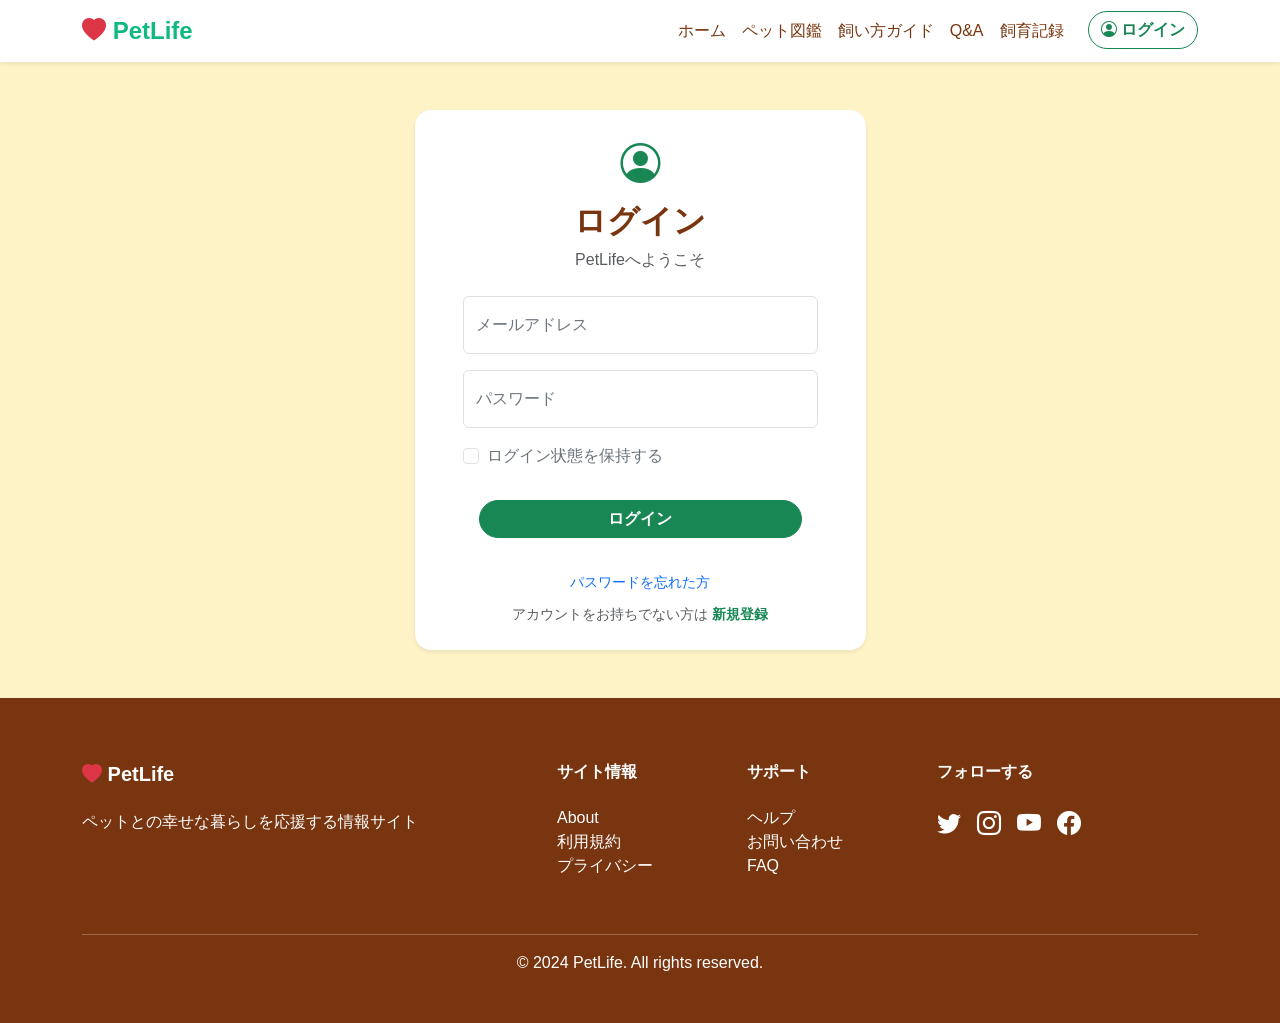
<file: pet-login.html>
<!DOCTYPE html>
<html lang="ja">

<head>
    <meta charset="UTF-8">
    <meta name="viewport" content="width=device-width, initial-scale=1.0">
    <title>PetLife ログイン</title>

    <link rel="icon" href="img/nikukyu_kuro.png" type="image/png">

    <!-- Bootstrap CSS -->
    <link href="https://cdn.jsdelivr.net/npm/bootstrap@5.3.0/dist/css/bootstrap.min.css" rel="stylesheet"
        integrity="sha384-9ndCyUaIbzAi2FUVXJi0CjmCapSmO7SnpJef0486qhLnuZ2cdeRhO02iuK6FUUVM" crossorigin="anonymous">

    <!-- Bootstrap Icons -->
    <link rel="stylesheet" href="https://cdn.jsdelivr.net/npm/bootstrap-icons@1.11.0/font/bootstrap-icons.css">

    <!-- Custom css -->
    <link rel="stylesheet" href="style/style.css">

</head>

<body>

    <!-- ナビゲーションバー -->
    <nav class="navbar navbar-expand-lg sticky-top bg-white shadow-sm">

        <div class="container">

            <!-- ブランドロゴ -->
            <a class="navbar-brand fw-bold fs-4" href="index.html">
                <i class="bi bi-heart-fill text-danger"></i> PetLife
            </a>

            <!-- ハンバーガーメニュー -->
            <button class="navbar-toggler" type="button" data-bs-toggle="collapse" data-bs-target="#navbarNav"
                aria-label="ナビゲーションメニューを開く">
                <span class="navbar-toggler-icon"></span>
            </button>

            <!-- ナビゲーションメニュー -->
            <div class="collapse navbar-collapse" id="navbarNav">

                <ul class="navbar-nav ms-auto">
                    <li class="nav-item">
                        <a class="nav-link active" href="index.html">ホーム</a>
                    </li>
                    <li class="nav-item">
                        <a class="nav-link fw-normal" href="pet-guide-list.html">ペット図鑑</a>
                    </li>
                    <li class="nav-item">
                        <a class="nav-link fw-normal" href="pet-care-guide.html">飼い方ガイド</a>
                    </li>
                    <li class="nav-item">
                        <a class="nav-link fw-normal" href="pet-guide-qa.html">Q&A</a>
                    </li>
                    <li class="nav-item">
                        <a class="nav-link fw-normal" href="pet-guide-record.html">飼育記録</a>
                    </li>
                    <!-- ログインボタン -->
                    <li class="nav-item">
                        <a href="pet-login.html"
                            class="btn btn-outline-success ms-0 ms-lg-3 mt-2 mt-lg-0 rounded-pill fw-bold">
                            <i class="bi bi-person-circle"></i> ログイン
                        </a>
                    </li>
                </ul>

            </div>

        </div>

    </nav>

    <!-- ログイン -->
    <div class="container mt-5 mb-5">

        <div class="row justify-content-center">

            <div class="col-11 col-sm-10 col-md-6 col-lg-5">

                <div class="card shadow-sm rounded-4 p-4 border-0">

                    <div class="text-center mb-4">
                        <i class="bi bi-person-circle fs-1 text-success"></i>
                        <h2 class="fw-bold mt-2 brown-color">ログイン</h2>
                        <p class="text-muted mb-0">
                            PetLifeへようこそ
                        </p>
                    </div>

                    <!-- ログインフォーム -->
                    <form class="px-2 px-md-4">

                        <div class="form-floating mb-3">
                            <input type="email" class="form-control login-input" placeholder="example@email.com">
                            <label class="form-label fs-6 text-secondary">メールアドレス</label>
                        </div>

                        <div class="form-floating mb-3">
                            <input type="password" class="form-control" placeholder="••••••••">
                            <label class="form-label fs-6 text-secondary">パスワード</label>
                        </div>

                        <div class="form-check mb-3">
                            <input class="form-check-input" type="checkbox">
                            <label class="form-check-label text-secondary" for="remember">
                                ログイン状態を保持する
                            </label>
                        </div>

                        <div class="d-grid mb-3 p-1 p-md-3">
                            <a href="index.html" type="submit" class="btn btn-success rounded-pill fw-bold">
                                ログイン
                            </a>
                        </div>

                        <div class="text-center">
                            <a href="#" class="text-decoration-none small">
                                パスワードを忘れた方
                            </a>
                            <div class="mt-2">
                                <span class="small text-muted">
                                    アカウントをお持ちでない方は
                                    <a href="pet-new-register.html" class="fw-bold text-success text-decoration-none">
                                        新規登録
                                    </a>
                                </span>
                            </div>
                        </div>

                    </form>

                </div>

            </div>

        </div>

    </div>

    <!-- フッター -->
    <footer class="text-white p-2 p-md-5">
        <div class="container">
            <div class="row mt-3">
                <div class="col-md-5 mb-4">
                    <h5 class="fw-bold mb-4">
                        <i class="bi bi-heart-fill text-danger"></i> PetLife
                    </h5>
                    <p>ペットとの幸せな暮らしを応援する情報サイト</p>
                </div>
                <div class="col-md-2 mb-4">
                    <h6 class="fw-bold mb-4">サイト情報</h6>
                    <ul class="list-unstyled">
                        <li><a href="#" class="text-white text-decoration-none">About</a></li>
                        <li><a href="#" class="text-white text-decoration-none">利用規約</a></li>
                        <li><a href="#" class="text-white text-decoration-none">プライバシー</a></li>
                    </ul>
                </div>
                <div class="col-md-2 mb-4">
                    <h6 class="fw-bold mb-4">サポート</h6>
                    <ul class="list-unstyled">
                        <li><a href="#" class="text-white text-decoration-none">ヘルプ</a></li>
                        <li><a href="#" class="text-white text-decoration-none">お問い合わせ</a></li>
                        <li><a href="#" class="text-white text-decoration-none">FAQ</a></li>
                    </ul>
                </div>
                <div class="col-md-2 mb-4">
                    <h6 class="fw-bold mb-4">フォローする</h6>
                    <div class="d-flex gap-3">
                        <a href="#" class="text-white fs-4"><i class="bi bi-twitter"></i></a>
                        <a href="#" class="text-white fs-4"><i class="bi bi-instagram"></i></a>
                        <a href="#" class="text-white fs-4"><i class="bi bi-youtube"></i></a>
                        <a href="#" class="text-white fs-4"><i class="bi bi-facebook"></i></a>
                    </div>
                </div>
            </div>
            <hr class="border-light">
            <p class="text-center mb-0">&copy; 2024 PetLife. All rights reserved.</p>
        </div>
    </footer>

    <script src="https://cdn.jsdelivr.net/npm/bootstrap@5.3.0/dist/js/bootstrap.bundle.min.js"></script>

</body>

</html>
</file>
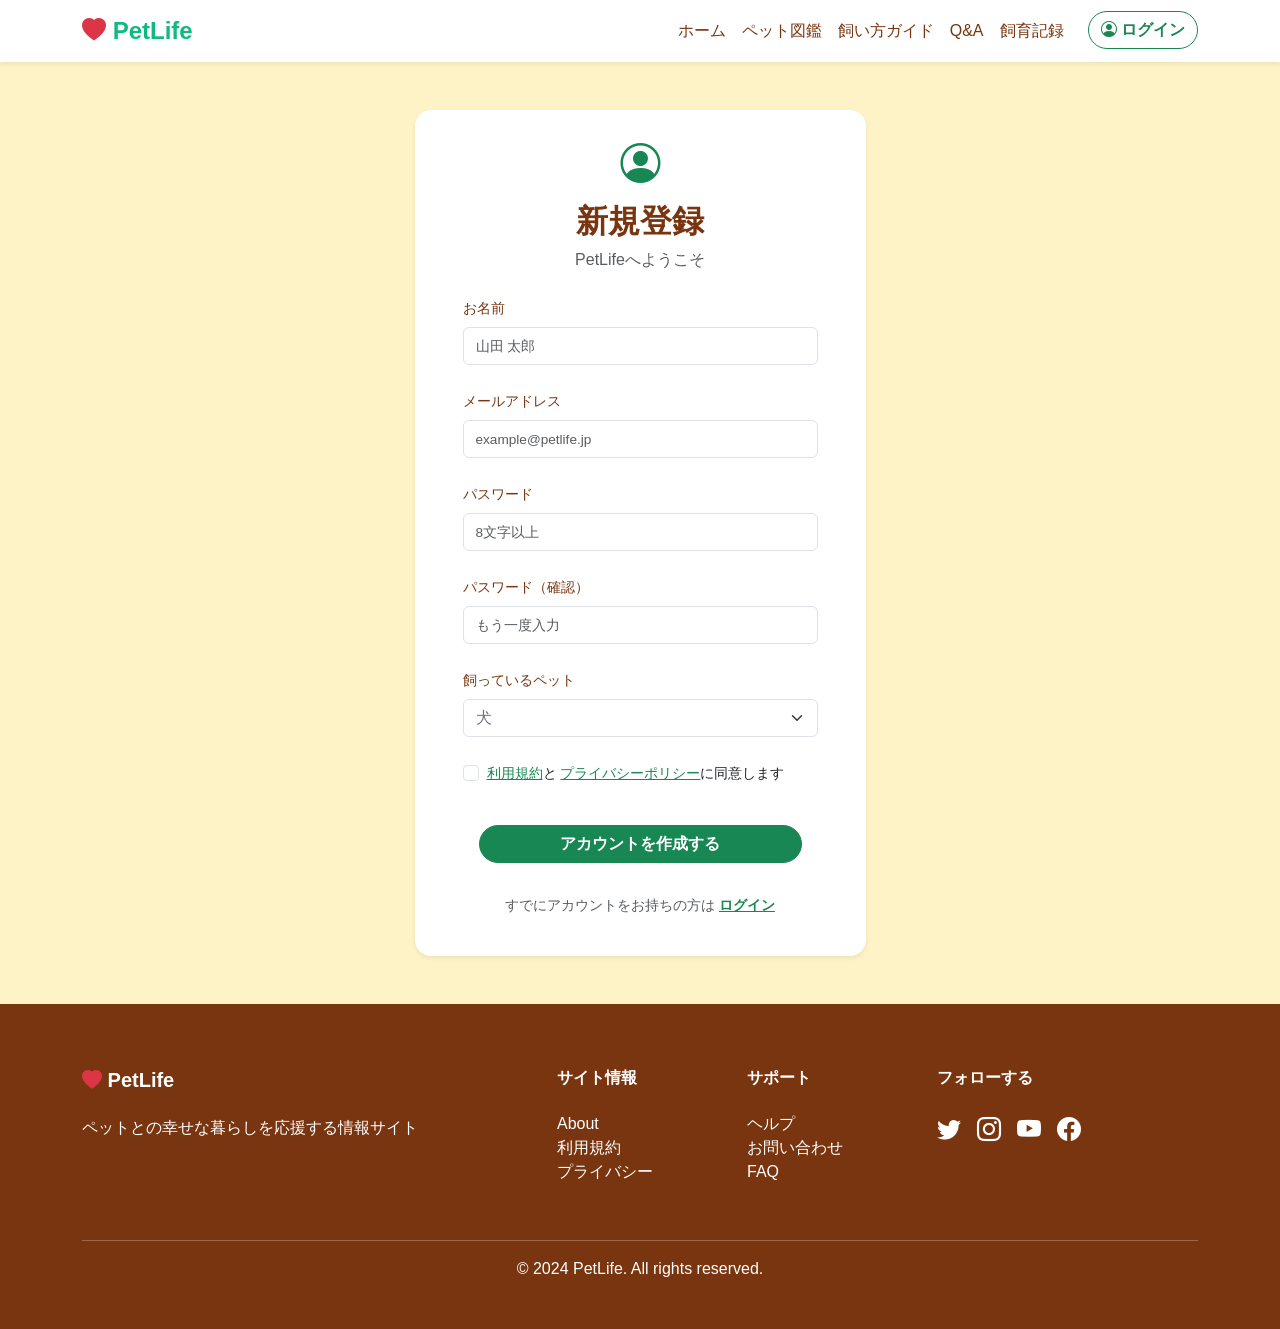
<file: pet-new-register.html>
<!DOCTYPE html>
<html lang="ja">

<head>
    <meta charset="UTF-8">
    <meta name="viewport" content="width=device-width, initial-scale=1.0">
    <title>PetLife 新規登録</title>

    <link rel="icon" href="img/nikukyu_kuro.png" type="image/png">

    <!-- Bootstrap CSS -->
    <link href="https://cdn.jsdelivr.net/npm/bootstrap@5.3.0/dist/css/bootstrap.min.css" rel="stylesheet"
        integrity="sha384-9ndCyUaIbzAi2FUVXJi0CjmCapSmO7SnpJef0486qhLnuZ2cdeRhO02iuK6FUUVM" crossorigin="anonymous">

    <!-- Bootstrap Icons -->
    <link rel="stylesheet" href="https://cdn.jsdelivr.net/npm/bootstrap-icons@1.11.0/font/bootstrap-icons.css">

    <!-- Custom css -->
    <link rel="stylesheet" href="style/style.css">

</head>

<body>

    <!-- ナビゲーションバー -->
    <nav class="navbar navbar-expand-lg sticky-top bg-white shadow-sm">

        <div class="container">

            <!-- ブランドロゴ -->
            <a class="navbar-brand fw-bold fs-4" href="index.html">
                <i class="bi bi-heart-fill text-danger"></i> PetLife
            </a>

            <!-- ハンバーガーメニュー -->
            <button class="navbar-toggler" type="button" data-bs-toggle="collapse" data-bs-target="#navbarNav"
                aria-label="ナビゲーションメニューを開く">
                <span class="navbar-toggler-icon"></span>
            </button>

            <!-- ナビゲーションメニュー -->
            <div class="collapse navbar-collapse" id="navbarNav">
                <ul class="navbar-nav ms-auto">
                    <li class="nav-item">
                        <a class="nav-link active" href="index.html">ホーム</a>
                    </li>
                    <li class="nav-item">
                        <a class="nav-link fw-normal" href="pet-guide-list.html">ペット図鑑</a>
                    </li>
                    <li class="nav-item">
                        <a class="nav-link fw-normal" href="pet-care-guide.html">飼い方ガイド</a>
                    </li>
                    <li class="nav-item">
                        <a class="nav-link fw-normal" href="pet-guide-qa.html">Q&A</a>
                    </li>
                    <li class="nav-item">
                        <a class="nav-link fw-normal" href="pet-guide-record.html">飼育記録</a>
                    </li>
                    <!-- ログインボタン -->
                    <li class="nav-item">
                        <a href="pet-login.html" class="btn btn-outline-success ms-3 rounded-pill fw-bold">
                            <i class="bi bi-person-circle"></i> ログイン
                        </a>
                    </li>

                </ul>


            </div>
        </div>
    </nav>

    <!-- 新規登録 -->
    <div class="container mt-5 mb-5">

        <div class="row justify-content-center">

            <div class="col-11 col-sm-10 col-md-6 col-lg-5">

                <div class="card shadow-sm rounded-4 p-4 border-0">

                    <div class="text-center mb-4">
                        <i class="bi bi-person-circle fs-1 text-success"></i>
                        <h2 class="fw-bold mt-2 brown-color">新規登録</h2>
                        <p class="text-muted mb-0">
                            PetLifeへようこそ
                        </p>
                    </div>

                    <form class="px-2 px-md-4">

                        <div class="mb-4">
                            <label class="form-label small brown-color">お名前</label>
                            <input type="text" class="form-control" placeholder="山田 太郎">
                        </div>

                        <div class="mb-4">
                            <label class="form-label small brown-color">メールアドレス</label>
                            <input type="email" class="form-control login-input" placeholder="example@petlife.jp">
                        </div>

                        <div class="mb-4">
                            <label class="form-label small brown-color">パスワード</label>
                            <input type="password" class="form-control login-input" placeholder="8文字以上">
                        </div>

                        <div class="mb-4">
                            <label class="form-label small brown-color">パスワード（確認）</label>
                            <input type="password" class="form-control login-input" placeholder="もう一度入力">
                        </div>

                        <div class="mb-4">
                            <label class="form-label small brown-color">飼っているペット</label>
                            <select class="form-select text-secondary">
                                <option>犬</option>
                                <option>猫</option>
                                <option>うさぎ</option>
                                <option>ハムスター</option>
                                <option>その他</option>
                            </select>
                        </div>

                        <div class="form-check mb-4">
                            <input class="form-check-input" type="checkbox" id="agree">
                            <label class="form-check-label small" for="agree">
                                <a href="#" class="text-success">利用規約</a>と
                                <a href="#" class="text-success">プライバシーポリシー</a>に同意します
                            </label>
                        </div>


                        <div class="d-grid mb-3 p-1 p-md-3">
                            <a href="index.html" type="submit" class="btn btn-success rounded-pill fw-bold">
                                アカウントを作成する
                            </a>
                        </div>

                        <p class="text-center small text-muted mt-3">
                            すでにアカウントをお持ちの方は
                            <a href="pet-login.html" class="text-success fw-bold">ログイン</a>
                        </p>

                    </form>

                </div>

            </div>

        </div>

    </div>

    <!-- フッター -->
    <footer class="text-white p-2 p-md-5">
        <div class="container">
            <div class="row mt-3">
                <div class="col-md-5 mb-4">
                    <h5 class="fw-bold mb-4">
                        <i class="bi bi-heart-fill text-danger"></i> PetLife
                    </h5>
                    <p>ペットとの幸せな暮らしを応援する情報サイト</p>
                </div>
                <div class="col-md-2 mb-4">
                    <h6 class="fw-bold mb-4">サイト情報</h6>
                    <ul class="list-unstyled">
                        <li><a href="#" class="text-white text-decoration-none">About</a></li>
                        <li><a href="#" class="text-white text-decoration-none">利用規約</a></li>
                        <li><a href="#" class="text-white text-decoration-none">プライバシー</a></li>
                    </ul>
                </div>
                <div class="col-md-2 mb-4">
                    <h6 class="fw-bold mb-4">サポート</h6>
                    <ul class="list-unstyled">
                        <li><a href="#" class="text-white text-decoration-none">ヘルプ</a></li>
                        <li><a href="#" class="text-white text-decoration-none">お問い合わせ</a></li>
                        <li><a href="#" class="text-white text-decoration-none">FAQ</a></li>
                    </ul>
                </div>
                <div class="col-md-2 mb-4">
                    <h6 class="fw-bold mb-4">フォローする</h6>
                    <div class="d-flex gap-3">
                        <a href="#" class="text-white fs-4"><i class="bi bi-twitter"></i></a>
                        <a href="#" class="text-white fs-4"><i class="bi bi-instagram"></i></a>
                        <a href="#" class="text-white fs-4"><i class="bi bi-youtube"></i></a>
                        <a href="#" class="text-white fs-4"><i class="bi bi-facebook"></i></a>
                    </div>
                </div>
            </div>
            <hr class="border-light">
            <p class="text-center mb-0">&copy; 2024 PetLife. All rights reserved.</p>
        </div>
    </footer>

    <script src="https://cdn.jsdelivr.net/npm/bootstrap@5.3.0/dist/js/bootstrap.bundle.min.js"></script>
</body>

</html>
</file>
<file: style/style.css>
/* ページ全体のスタイル */
body {
  font-family: "Segoe UI", Tahoma, Geneva, Verdana, sans-serif;
  background-color: var(--body-main-color);
}

:root {
  --success-color: #10b981;
  --orange-color: #f59e0b;
  --teal-color: #06b6d4;
  --purple-color: #8b5cf6;
  --accent-color: #ffa2558d;
  --brown-color: #78350f;
  --red-color: #ef4444;
  --body-main-color: #fef3c7;
  --gradient-color: linear-gradient(135deg, #dcfce7 0%, #fed7aa 100%);
}

/* 緑 */
.success-color {
  color: var(--success-color) !important;
}

.bg-success-soft {
  background: var(--success-color) !important;
}

/* オレンジ */
.orange-color {
  color: var(--orange-color) !important;
}

.bg-orange-soft {
  background: var(--orange-color) !important;
}

/* オレンジ薄め */
.accent-color {
  color: var(--accent-color) !important;
}

.bg-accent-soft {
  background: var(--accent-color) !important;
}

/* 水色 */
.teal-color {
  color: var(--teal-color) !important;
}

.bg-teal-soft {
  background: var(--teal-color) !important;
}

/* 紫 */
.purple-color {
  color: var(--purple-color) !important;
}

.bg-purple-soft {
  background: var(--purple-color) !important;
}

/* 赤 */
.red-color {
  color: var(--red-color) !important;
}

.bg-red-soft {
  background: rgba(239, 68, 68, 0.1);
}

/* 茶色 */
.brown-color {
  color: var(--brown-color) !important;
}

.bg-brown-color {
  background: var(--brown-color) !important;
}

/* 背景色 */
.body-main-color {
  background-color: var(--body-main-color) !important;
}

/* グラデーションカラー */
.bg-gradient-soft {
  background: var(--gradient-color);
}

/* ページヘッダーのスタイル */
.page-header {
  background: var(--gradient-color);
  padding: 120px 0;
}

/* ナビゲーションバー */
.navbar {
  color: var(--brown-color);
}

/* ナビゲーションバーのブランドロゴ */
.navbar-brand,
.stats-number {
  color: var(--success-color) !important;
}

/* ナビゲーションバーのリンク */
.nav-link {
  color: var(--brown-color) !important;
}

/* ナビゲーションバーのリンクホバー */
.nav-link:hover {
  color: var(--success-color) !important;
}

/* ヒーローセクション */
.hero-section {
  min-height: 90vh;
}

/* ヒーローセクションの画像 */
.hero-image {
  animation: float 3s ease-in-out infinite;
}

/* フロートアニメーション */
@keyframes float {
  0%,
  100% {
    transform: translateY(0px);
  }

  50% {
    transform: translateY(-10px);
  }
}

/* ペットカード */
.pet-card {
  transition: all 0.3s ease;
  border: 3px solid transparent;
}

/* ペットカードのホバー効果 */
.pet-card:hover {
  transform: translateY(-10px);
  box-shadow: 0 20px 30px rgba(0, 0, 0, 0.15);
  border-color: var(--body-main-color);
}

.btn[class*="btn-outline-"]:hover,
.btn[class*="btn-outline-"]:focus {
  color: white;
}

.btn.btn-outline-danger:focus {
  color: red;
}

.btn-outline-success:hover {
  background-color: var(--success-color);
}

.btn-outline-orange:hover {
  background-color: var(--orange-color);
}

.btn-outline-teal:hover {
  background-color: var(--teal-color);
}

.btn-outline-purple:hover {
  background-color: var(--purple-color);
}

.btn-outline-orange {
  border: 1px solid var(--orange-color);
  color: var(--orange-color);
  background-color: transparent;
}

.btn-outline-purple {
  border: 1px solid var(--purple-color);
  color: var(--purple-color);
  background-color: transparent;
}

.btn-outline-teal {
  border: 1px solid var(--teal-color);
  color: var(--teal-color);
  background-color: transparent;
}

.pet-icon,
.category-icon,
.feature-icon {
  width: 100px;
  height: 100px;
  border-radius: 50%;
  display: flex;
  align-items: center;
  justify-content: center;
  font-size: 2.5rem;
  margin: 0 auto 20px;
}

.guide-icon {
  width: 50px;
  height: 50px;
  border-radius: 50%;
  display: flex;
  align-items: center;
  justify-content: center;
  font-size: 1.5rem;
  margin-right: 40px;
  flex-shrink: 0;
}

.stat-icon {
  width: 60px;
  height: 60px;
  border-radius: 50%;
  display: flex;
  align-items: center;
  justify-content: center;
  margin: 0 auto 15px;
  font-size: 1.8rem;
}

footer {
  background-color: var(--brown-color);
}

::placeholder {
  font-size: 0.85rem;
}
</file>
<file: style/guide.css>
.guide-card {
  transition: all 0.3s ease;
}

.guide-card:hover {
  transform: translateX(10px);
}

.accordion-button:not(.collapsed) {
  background: var(--brown-color);
  color: white;
  box-shadow: none;
}

.sticky-sidebar {
  position: sticky;
  top: 90px;
}

.sticky-sidebar {
  margin-top: 80px;
}

@media (max-width: 991.98px) {
  .sticky-sidebar {
    margin-top: 0 !important;
  }
}

.video-thumbnail {
  height: 250px;
}
</file>
<file: style/guide-form.css>
.form-section {
  border-bottom: 2px solid #f3f4f6;
}

.category-label {
  transition: all 0.2s ease;
}

.category-label:hover {
  background-color: #f9fafb;
}

input[type="radio"]:checked + .category-label {
  background-color: #ecfdf5;
  border-color: #10b981;
  box-shadow: 0 0 0 2px rgba(16, 185, 129, 0.15);
}

.mood-option {
  transition: all 0.2s ease;
}

.mood-option:hover {
  background-color: #f3f4f6;
  border-radius: 50%;
  cursor: pointer;
}

.mood-option.active {
  background-color: var(--accent-color);
  border-radius: 50%;
  transform: scale(1.15);
}

.suggested-tag {
  cursor: pointer;
  transition: all 0.3s ease;
}

.suggested-tag:hover {
  border-color: var(--primary-color);
  background: var(--accent-color);
}

.btn-draft {
  transition: all 0.3s ease;
}

.btn-draft:hover {
  color: white;
  background-color: var(--brown-color);
}

/* Toast通知スタイル */
.toast-container {
  top: 80px;
  right: 20px;
}

.toast-custom {
  min-width: 350px;
}
</file>
<file: style/qa.css>
.helpful-btn {
  color: #6b7280; /* 通常：グレー */
}

.helpful-btn.active {
  color: #22c55e; /* 押した後：グリーン */
}

.col-md-6 > .bg-white {
  height: 100%;
  display: flex;
  flex-direction: column;
}

.bg-white > .p-3 {
  flex-grow: 1;
}
</file>
